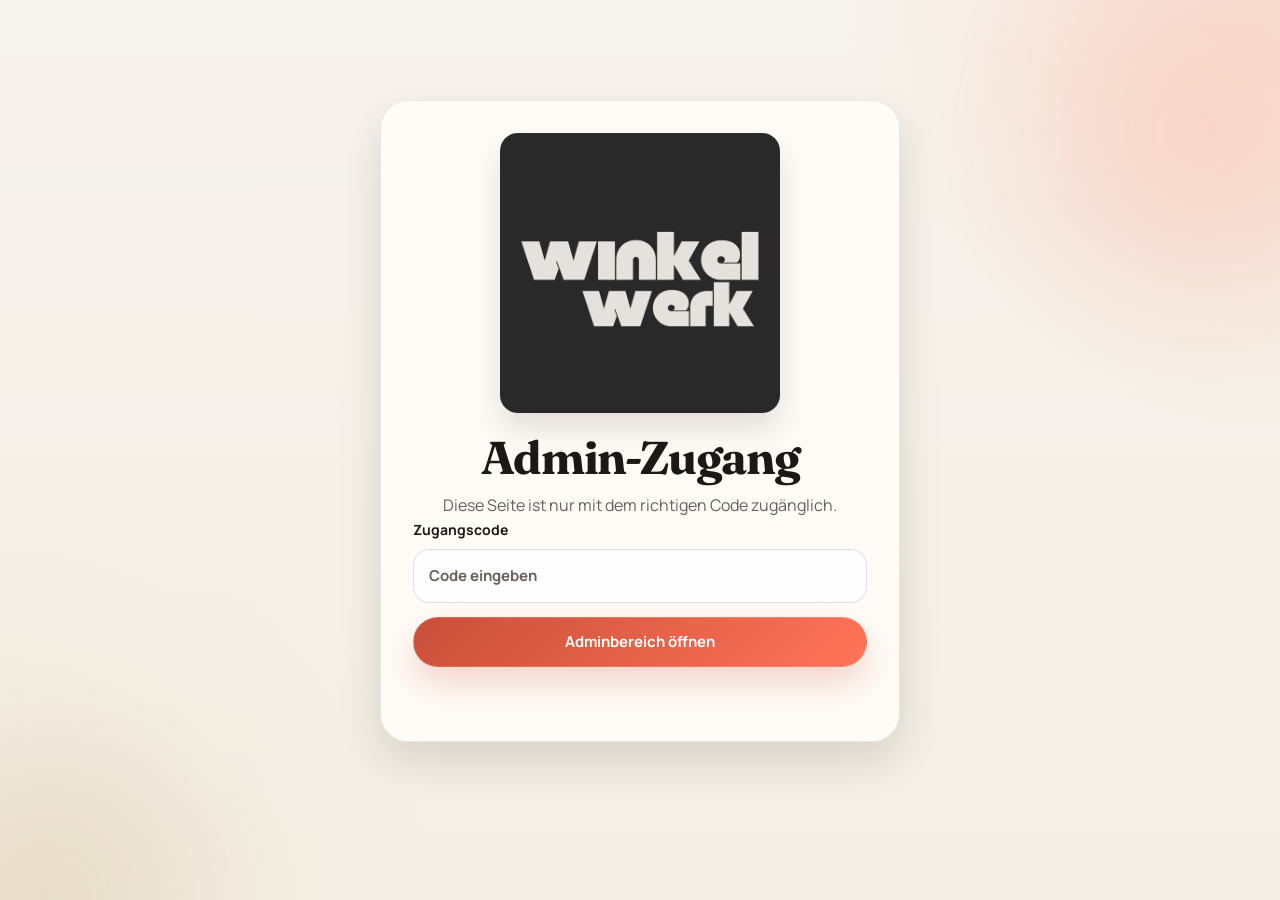
<file: admin/index.html>
<!DOCTYPE html>
<html lang="de">
<head>
  <meta charset="UTF-8">
  <meta name="viewport" content="width=device-width, initial-scale=1.0">
  <meta name="robots" content="noindex,nofollow">
  <meta name="theme-color" content="#101114">
  <meta name="color-scheme" content="light dark">
  <title>Winkelwerk Admin</title>
  <link rel="icon" type="image/png" href="../winkelwerlk.png">
  <link rel="apple-touch-icon" sizes="180x180" href="../apple-touch-icon.png">
  <link rel="manifest" href="../manifest.webmanifest">
  <script src="../app-config.js"></script>

  <style>
    :root {
      color-scheme: dark light;
      --bg: #f7f4ef;
      --panel: rgba(255, 255, 255, 0.9);
      --panel-strong: #ffffff;
      --text: #181818;
      --muted: #6f6a63;
      --border: rgba(0, 0, 0, 0.08);
      --accent: #ff4d4d;
      --accent-hover: #ea3c3c;
      --shadow: rgba(0, 0, 0, 0.14);
      --field-bg: #ffffff;
      --field-border: #d9d3ca;
      --success: #0f8f58;
      --error: #c0392b;
      --warning: #9a6700;
    }

    @media (prefers-color-scheme: dark) {
      :root {
        --bg: #0f1013;
        --panel: rgba(22, 24, 29, 0.9);
        --panel-strong: #17191d;
        --text: #f3f4f6;
        --muted: #a8afb8;
        --border: rgba(255, 255, 255, 0.09);
        --shadow: rgba(0, 0, 0, 0.38);
        --field-bg: #101217;
        --field-border: #2c3038;
      }
    }

    * {
      box-sizing: border-box;
      margin: 0;
      padding: 0;
      font-family: Arial, sans-serif;
    }

    body {
      min-height: 100vh;
      background:
        radial-gradient(circle at top, rgba(255, 77, 77, 0.14), transparent 30%),
        linear-gradient(180deg, rgba(0, 0, 0, 0.02), rgba(0, 0, 0, 0.08)),
        var(--bg);
      color: var(--text);
      padding: 28px 16px;
    }

    .shell {
      width: min(100%, 980px);
      margin: 0 auto;
    }

    .gate-panel,
    .admin-panel {
      background: var(--panel);
      border: 1px solid var(--border);
      border-radius: 28px;
      box-shadow: 0 28px 60px var(--shadow);
      backdrop-filter: blur(16px);
    }

    .gate-panel {
      width: min(100%, 520px);
      margin: 8vh auto 0;
      padding: 30px;
      text-align: center;
    }

    .brand {
      width: min(280px, 70%);
      display: block;
      margin: 0 auto 22px;
      border-radius: 18px;
    }

    h1 {
      font-size: clamp(32px, 5vw, 46px);
      margin-bottom: 10px;
    }

    h2 {
      font-size: clamp(24px, 3vw, 34px);
      margin-bottom: 10px;
    }

    p {
      line-height: 1.55;
    }

    .lead {
      color: var(--muted);
      margin-bottom: 22px;
    }

    form {
      display: grid;
      gap: 14px;
    }

    label {
      display: grid;
      gap: 8px;
      text-align: left;
      font-weight: bold;
      font-size: 14px;
    }

    input,
    textarea,
    select {
      width: 100%;
      padding: 14px 15px;
      border-radius: 14px;
      border: 1px solid var(--field-border);
      background: var(--field-bg);
      color: var(--text);
      font-size: 15px;
    }

    textarea {
      min-height: 180px;
      resize: vertical;
    }

    fieldset {
      min-width: 0;
      border: 1px solid var(--field-border);
      border-radius: 18px;
      padding: 12px;
    }

    legend {
      padding: 0 6px;
      font-size: 14px;
      font-weight: bold;
    }

    .period-grid {
      display: grid;
      gap: 10px;
    }

    .period-choice {
      display: grid;
      grid-template-columns: auto 1fr;
      align-items: center;
      gap: 10px;
      padding: 10px 12px;
      border-radius: 14px;
      background: rgba(127, 127, 127, 0.06);
      cursor: pointer;
      text-align: left;
    }

    .period-choice input {
      width: 18px;
      height: 18px;
      margin: 0;
      padding: 0;
    }

    .period-choice span {
      font-size: 14px;
      font-weight: bold;
      line-height: 1.45;
    }

    .btn,
    .ghost-btn {
      border: none;
      border-radius: 14px;
      padding: 14px 18px;
      font-size: 15px;
      font-weight: bold;
      cursor: pointer;
      transition: transform 0.18s ease, background-color 0.18s ease, opacity 0.18s ease;
    }

    .btn {
      background: var(--accent);
      color: #ffffff;
    }

    .btn:hover,
    .btn:focus-visible {
      background: var(--accent-hover);
      transform: translateY(-1px);
    }

    .ghost-btn {
      background: transparent;
      color: var(--text);
      border: 1px solid var(--border);
    }

    .ghost-btn:hover,
    .ghost-btn:focus-visible {
      background: rgba(127, 127, 127, 0.09);
    }

    .status {
      min-height: 22px;
      font-size: 14px;
      color: var(--muted);
    }

    .status.success {
      color: var(--success);
    }

    .status.error {
      color: var(--error);
    }

    .status.warning {
      color: var(--warning);
    }

    .admin-panel {
      display: none;
      padding: 26px;
    }

    .admin-panel.is-open {
      display: block;
    }

    .admin-topbar {
      display: flex;
      align-items: center;
      justify-content: space-between;
      gap: 16px;
      margin-bottom: 22px;
      padding-bottom: 18px;
      border-bottom: 1px solid var(--border);
    }

    .admin-kicker {
      color: var(--muted);
      font-size: 13px;
      text-transform: uppercase;
      letter-spacing: 0.12em;
      margin-bottom: 6px;
    }

    .grid {
      display: grid;
      grid-template-columns: 1fr 1fr;
      gap: 14px;
    }

    .admin-section {
      margin-top: 30px;
      padding-top: 26px;
      border-top: 1px solid var(--border);
    }

    .section-head {
      margin-bottom: 20px;
    }

    .section-head h3 {
      font-size: clamp(22px, 3vw, 30px);
      margin-bottom: 10px;
    }

    .section-head .lead {
      margin-bottom: 0;
    }

    .editor-grid {
      display: grid;
      grid-template-columns: minmax(0, 1.15fr) minmax(280px, 0.85fr);
      gap: 18px;
      align-items: start;
    }

    .editor-card,
    .menu-library {
      padding: 20px;
      border-radius: 22px;
      border: 1px solid var(--border);
      background: var(--panel-strong);
    }

    .settings-card {
      padding: 20px;
      border-radius: 22px;
      border: 1px solid var(--border);
      background: var(--panel-strong);
    }

    .menu-library-topbar {
      display: flex;
      align-items: center;
      justify-content: space-between;
      gap: 12px;
      margin-bottom: 14px;
    }

    .small-btn {
      padding: 10px 14px;
      font-size: 14px;
    }

    .check-field {
      display: grid;
      grid-template-columns: auto 1fr;
      align-items: center;
      gap: 12px;
      text-align: left;
    }

    .check-field input {
      width: 20px;
      height: 20px;
      padding: 0;
      margin: 0;
    }

    .action-row {
      display: flex;
      flex-wrap: wrap;
      gap: 10px;
    }

    .menu-admin-list {
      display: grid;
      gap: 12px;
    }

    .menu-admin-item {
      padding: 16px;
      border-radius: 18px;
      border: 1px solid var(--border);
      background: var(--field-bg);
    }

    .menu-admin-item.is-editing {
      border-color: rgba(255, 77, 77, 0.45);
      box-shadow: 0 0 0 1px rgba(255, 77, 77, 0.18);
    }

    .menu-admin-item.is-inactive {
      opacity: 0.75;
    }

    .menu-admin-header {
      display: flex;
      align-items: flex-start;
      justify-content: space-between;
      gap: 12px;
      margin-bottom: 8px;
    }

    .menu-admin-title {
      font-size: 18px;
      margin-bottom: 6px;
    }

    .menu-admin-meta,
    .menu-admin-description,
    .menu-admin-extra {
      color: var(--muted);
      font-size: 14px;
      line-height: 1.5;
    }

    .subscription-admin-url {
      word-break: break-word;
    }

    .menu-admin-tags,
    .menu-admin-actions {
      display: flex;
      flex-wrap: wrap;
      gap: 8px;
    }

    .menu-admin-tags {
      margin: 12px 0;
    }

    .tag {
      display: inline-flex;
      align-items: center;
      padding: 6px 10px;
      border-radius: 999px;
      background: rgba(255, 77, 77, 0.1);
      color: var(--text);
      font-size: 12px;
      font-weight: bold;
    }

    .tag.is-muted {
      background: rgba(127, 127, 127, 0.12);
      color: var(--muted);
    }

    .empty-box {
      padding: 18px;
      border-radius: 18px;
      border: 1px dashed var(--field-border);
      color: var(--muted);
      line-height: 1.55;
    }

    .hint-box {
      margin-top: 20px;
      padding: 14px 16px;
      border-radius: 16px;
      background: rgba(255, 77, 77, 0.08);
      color: var(--muted);
      font-size: 14px;
    }

    .hidden {
      display: none;
    }

    @media (max-width: 760px) {
      body {
        padding: 18px 12px;
      }

      .gate-panel,
      .admin-panel {
        border-radius: 22px;
      }

      .gate-panel {
        padding: 22px 18px;
      }

      .admin-panel {
        padding: 18px;
      }

      .admin-topbar {
        align-items: flex-start;
        flex-direction: column;
      }

      .grid {
        grid-template-columns: 1fr;
      }

      .editor-grid {
        grid-template-columns: 1fr;
      }

      .menu-library-topbar {
        align-items: flex-start;
        flex-direction: column;
      }
    }
  </style>
  <link rel="stylesheet" href="../style.css">
</head>

<body>
  <main class="shell">
    <section class="gate-panel" id="gatePanel">
      <img class="brand" src="../winkelwerlk.png" alt="Winkelwerk">
      <h1>Admin-Zugang</h1>
      <p class="lead">Diese Seite ist nur mit dem richtigen Code zug&auml;nglich.</p>

      <form id="gateForm">
        <label>
          Zugangscode
          <input id="accessCode" type="password" placeholder="Code eingeben" autocomplete="current-password" required>
        </label>
        <button class="btn" type="submit">Adminbereich &ouml;ffnen</button>
        <p class="status" id="gateStatus"></p>
      </form>
    </section>

    <section class="admin-panel" id="adminPanel">
      <div class="admin-topbar">
        <div>
          <p class="admin-kicker">Winkelwerk Intern</p>
          <h2>Nachrichten senden</h2>
          <p class="lead">Von hier sendest du interne Website-Nachrichten an alle Geräte mit aktivem Winkelwerk-Push.</p>
        </div>
        <div class="actions">
          <a class="ghost-btn small-btn" href="../mitarbeiter/">Mitarbeiterportal</a>
          <button class="ghost-btn" id="lockAdmin" type="button">Abmelden</button>
        </div>
      </div>

      <form id="adminMessageForm">
        <div class="grid">
          <label>
            Titel
            <input type="text" name="title" placeholder="z. B. Neue Wochenkarte" required>
          </label>

          <label>
            Button / Ziel-Link
            <input type="text" name="target_url" placeholder="../inbox/ oder https://..." value="../inbox/" required>
          </label>
        </div>

        <label>
          Nachricht
          <textarea name="message_text" placeholder="Deine interne Nachricht..." required></textarea>
        </label>

        <button class="btn" type="submit">Nachricht senden</button>
        <p class="status" id="messageStatus"></p>
      </form>

      <div class="hint-box">
        Diese Seite sendet echte Web-Push-Nachrichten über dein Backend. Der sichtbare Zugangsschutz ist clientseitig, die eigentliche Sendefreigabe läuft über denselben Admin-Code auf dem Backend.
      </div>

      <div class="admin-section">
        <div class="section-head">
          <p class="admin-kicker">Push &Uuml;berblick</p>
          <h3>Abonnenten verwalten</h3>
          <p class="lead">Hier siehst du aktuell gespeicherte Push-Abos. Ohne Login-System lassen sich Ger&auml;t, Browser und Quelle erkennen, aber nicht sicher die konkrete Person.</p>
        </div>

        <div class="menu-library">
          <div class="menu-library-topbar">
            <div>
              <h3>Aktive Push-Abos</h3>
              <p class="lead">Einzelne Abonnenten kannst du hier direkt entfernen.</p>
            </div>
            <button class="ghost-btn small-btn" id="refreshSubscriptions" type="button">Neu laden</button>
          </div>

          <div class="menu-admin-list" id="subscriptionAdminList"></div>
          <p class="status" id="subscriptionListStatus"></p>
        </div>
      </div>

      <div class="admin-section">
        <div class="section-head">
          <p class="admin-kicker">Website Status</p>
          <h3>Wartungsmodus</h3>
          <p class="lead">Wenn der Wartungsmodus aktiv ist, sieht die Hauptseite statt des Inhalts einen grossen Hinweis, dass die Website gerade bearbeitet wird. Der Adminbereich bleibt weiter erreichbar.</p>
        </div>

        <div class="settings-card">
          <form id="siteSettingsForm">
            <label class="check-field">
              <input type="checkbox" name="maintenance_mode">
              <span>Wartungsmodus auf der Hauptseite aktivieren</span>
            </label>

            <button class="btn" type="submit">Status speichern</button>
            <p class="status" id="siteSettingsStatus"></p>
          </form>
        </div>
      </div>

      <div class="admin-section">
        <div class="section-head">
          <p class="admin-kicker">Website Inhalt</p>
          <h3>Men&uuml;, Poster &amp; Sticker verwalten</h3>
          <p class="lead">Gerichte, Getr&auml;nke, Poster und Sticker anlegen, bearbeiten, ausblenden oder in der Reihenfolge verschieben. Poster und Sticker erscheinen automatisch auf ihrer eigenen Website-Seite.</p>
        </div>

        <div class="editor-grid">
          <div class="editor-card">
            <h3 id="menuEditorTitle">Neuen Website-Inhalt anlegen</h3>

            <form id="menuItemForm">
              <input type="hidden" name="id" value="">

              <div class="grid">
                <label>
                  Typ
                  <select name="item_type">
                    <optgroup label="Gastronomie">
                      <option value="food">Speise</option>
                      <option value="drink">Getr&auml;nk</option>
                    </optgroup>
                    <optgroup label="Shop">
                      <option value="poster">Poster</option>
                      <option value="sticker">Sticker</option>
                    </optgroup>
                  </select>
                </label>

                <label>
                  Titel
                  <input type="text" name="title" placeholder="z. B. Smashburger" required>
                </label>

                <label>
                  Preis
                  <input type="text" name="price" placeholder="z. B. 14,90 EUR">
                </label>

                <label>
                  Kategorie
                  <input type="text" name="category" placeholder="z. B. Burger">
                </label>

                <fieldset id="menuPeriodFieldset">
                  <legend>Karte / Zeitfenster</legend>
                  <div class="period-grid">
                    <label class="period-choice">
                      <input type="checkbox" name="menu_periods" value="all_day" checked>
                      <span>Ganzt&auml;gig sichtbar</span>
                    </label>
                    <label class="period-choice">
                      <input type="checkbox" name="menu_periods" value="breakfast">
                      <span>Fr&uuml;hst&uuml;ckskarte 09:00 - 12:00</span>
                    </label>
                    <label class="period-choice">
                      <input type="checkbox" name="menu_periods" value="lunch">
                      <span>Mittagskarte 12:00 - 17:00</span>
                    </label>
                    <label class="period-choice">
                      <input type="checkbox" name="menu_periods" value="dinner">
                      <span>Abendkarte 17:00 - 21:00</span>
                    </label>
                  </div>
                </fieldset>

                <label>
                  Badge
                  <input type="text" name="badge" placeholder="z. B. Bestseller">
                </label>

                <label>
                  Bild-URL
                  <input type="url" name="image_url" placeholder="https://...">
                </label>

                <label>
                  Button-Label
                  <input type="text" name="cta_label" placeholder="z. B. Details">
                </label>

                <label>
                  Button-Link
                  <input type="text" name="cta_url" placeholder="./kontakt oder https://...">
                </label>
              </div>

              <label>
                Beschreibung
                <textarea name="description" placeholder="Kurze Beschreibung des Eintrags..." required></textarea>
              </label>

              <label class="check-field">
                <input type="checkbox" name="is_active" checked>
                <span>Eintrag auf der Website sichtbar schalten</span>
              </label>

              <div class="action-row">
                <button class="btn" type="submit">Inhalt speichern</button>
                <button class="ghost-btn" id="menuResetButton" type="button">Neu beginnen</button>
              </div>

              <p class="status" id="menuFormStatus"></p>
            </form>
          </div>

          <div class="menu-library">
            <div class="menu-library-topbar">
              <div>
                <h3>Vorhandene Inhalte</h3>
                <p class="lead">Hier steuerst du Reihenfolge und Sichtbarkeit aller Men&uuml;- und Shop-Inhalte.</p>
              </div>
              <button class="ghost-btn small-btn" id="refreshMenuItems" type="button">Neu laden</button>
            </div>

            <div class="menu-admin-list" id="menuAdminList"></div>
            <p class="status" id="menuListStatus"></p>
          </div>
        </div>
      </div>

      <div class="admin-section">
        <div class="section-head">
          <p class="admin-kicker">Bestellungen</p>
          <h3>Eingegangene Demo-Bestellungen</h3>
          <p class="lead">Die Bestellseite schreibt hier ihre Bestellungen ins Backend. Du kannst Eintr&auml;ge ansehen und entfernen.</p>
        </div>

        <div class="menu-library">
          <div class="menu-library-topbar">
            <div>
              <h3>Bestell&uuml;bersicht</h3>
              <p class="lead">Jede Demo-Bestellung landet hier mit Positionen, Kontakt und Zeitstempel.</p>
            </div>
            <button class="ghost-btn small-btn" id="refreshOrders" type="button">Neu laden</button>
          </div>

          <div class="menu-admin-list" id="orderAdminList"></div>
          <p class="status" id="orderListStatus"></p>
        </div>
      </div>
    </section>
  </main>

  <script>
    const appConfig = window.WINKELWERK_APP_CONFIG || {};
    const ACCESS_CODE_HASH = appConfig.adminCodeHash || "6209c99de88145d6dfd861fa1805e7e7cd1c7a1084d79f080f9dc5c8cf973a6e";
    const API_BASE = String(appConfig.pushFunctionUrl || appConfig.pushApiBaseUrl || "").replace(/\/+$/, "");
    const gateForm = document.getElementById("gateForm");
    const gatePanel = document.getElementById("gatePanel");
    const adminPanel = document.getElementById("adminPanel");
    const gateStatus = document.getElementById("gateStatus");
    const accessCode = document.getElementById("accessCode");
    const lockAdmin = document.getElementById("lockAdmin");
    const adminMessageForm = document.getElementById("adminMessageForm");
    const messageStatus = document.getElementById("messageStatus");
    const menuItemForm = document.getElementById("menuItemForm");
    const menuFormStatus = document.getElementById("menuFormStatus");
    const menuListStatus = document.getElementById("menuListStatus");
    const menuAdminList = document.getElementById("menuAdminList");
    const menuEditorTitle = document.getElementById("menuEditorTitle");
    const menuResetButton = document.getElementById("menuResetButton");
    const refreshMenuItems = document.getElementById("refreshMenuItems");
    const siteSettingsForm = document.getElementById("siteSettingsForm");
    const siteSettingsStatus = document.getElementById("siteSettingsStatus");
    const refreshSubscriptions = document.getElementById("refreshSubscriptions");
    const subscriptionAdminList = document.getElementById("subscriptionAdminList");
    const subscriptionListStatus = document.getElementById("subscriptionListStatus");
    const refreshOrders = document.getElementById("refreshOrders");
    const orderAdminList = document.getElementById("orderAdminList");
    const orderListStatus = document.getElementById("orderListStatus");
    let currentAdminCode = "";
    let menuItems = [];
    let subscriptions = [];
    let orders = [];

    function setStatus(target, message, type) {
      target.textContent = message;
      target.className = "status" + (type ? " " + type : "");
    }

    async function sha256(value) {
      const buffer = await crypto.subtle.digest("SHA-256", new TextEncoder().encode(value));
      return Array.from(new Uint8Array(buffer))
        .map((part) => part.toString(16).padStart(2, "0"))
        .join("");
    }

    function openAdminPanel() {
      gatePanel.classList.add("hidden");
      adminPanel.classList.add("is-open");
    }

    function backendConfigured() {
      return Boolean(API_BASE);
    }

    async function readErrorMessage(response) {
      const contentType = response.headers.get("content-type") || "";

      if (contentType.includes("application/json")) {
        const result = await response.json().catch(() => null);

        if (result && typeof result.error === "string" && result.error.trim()) {
          return result.error.trim();
        }
      }

      const errorText = await response.text().catch(() => "");
      return errorText || "Request failed";
    }

    function describeSiteSettingsError(error, action) {
      const errorMessage = String(error && error.message ? error.message : "");
      const normalized = errorMessage.toLowerCase();
      const migrationHint = "Bitte führe die Migration 20260429_site_settings.sql aus und deploye push-api neu.";

      if (
        normalized.includes("site_settings")
        || normalized.includes("unknown action")
        || normalized.includes("migration")
      ) {
        return action === "load"
          ? "Wartungsmodus konnte nicht geladen werden. " + migrationHint
          : "Wartungsmodus konnte nicht gespeichert werden. " + migrationHint;
      }

      return action === "load"
        ? "Wartungsmodus konnte nicht geladen werden."
        : "Wartungsmodus konnte nicht gespeichert werden.";
    }

    function describeSubscriptionsError(error, action) {
      const errorMessage = String(error && error.message ? error.message : "");
      const normalized = errorMessage.toLowerCase();
      const deployHint = "Bitte deploye push-api neu, damit subscriptions-admin verfuegbar ist.";

      if (
        normalized.includes("method not allowed")
        || normalized.includes("unknown action")
        || normalized.includes("not found")
      ) {
        return action === "load"
          ? "Push-Abonnenten konnten nicht geladen werden. " + deployHint
          : "Abonnent konnte nicht entfernt werden. " + deployHint;
      }

      return action === "load"
        ? "Push-Abonnenten konnten nicht geladen werden."
        : "Abonnent konnte nicht entfernt werden.";
    }

    function describeOrdersError(error, action) {
      const errorMessage = String(error && error.message ? error.message : "");
      const normalized = errorMessage.toLowerCase();
      const deployHint = "Bitte fuehre die neue Migration aus und deploye push-api neu.";

      if (
        normalized.includes("method not allowed")
        || normalized.includes("unknown action")
        || normalized.includes("not found")
      ) {
        return action === "load"
          ? "Bestellungen konnten nicht geladen werden. " + deployHint
          : "Bestellung konnte nicht entfernt werden. " + deployHint;
      }

      if (normalized.includes("order_requests")) {
        return action === "load"
          ? "Bestellungen konnten nicht geladen werden. " + deployHint
          : "Bestellung konnte nicht entfernt werden. " + deployHint;
      }

      return action === "load"
        ? "Bestellungen konnten nicht geladen werden."
        : "Bestellung konnte nicht entfernt werden.";
    }

    async function requestJson(path, options) {
      const method = options && options.method ? options.method : "GET";
      const payload = options ? options.payload : undefined;
      const headers = {};

      if (currentAdminCode) {
        headers["x-admin-code"] = currentAdminCode;
      }

      if (payload !== undefined) {
        headers["Content-Type"] = "application/json";
      }

      const response = await fetch(API_BASE + path, {
        method,
        headers,
        body: payload !== undefined ? JSON.stringify(payload) : undefined
      });

      if (!response.ok) {
        const errorText = await readErrorMessage(response);
        throw new Error(errorText || "Request failed");
      }

      const contentType = response.headers.get("content-type") || "";
      return contentType.includes("application/json") ? response.json() : null;
    }

    function compareMenuItems(a, b) {
      return Number(a.sortOrder || 0) - Number(b.sortOrder || 0);
    }

    function normalizeItemType(value) {
      const normalized = String(value || "").trim().toLowerCase();

      if (normalized === "drink" || normalized === "getraenk" || normalized === "getränk") {
        return "drink";
      }

      if (normalized === "poster") {
        return "poster";
      }

      if (normalized === "sticker" || normalized === "stickers") {
        return "sticker";
      }

      return "food";
    }

    function formatItemTypeLabel(value) {
      const itemType = normalizeItemType(value);

      if (itemType === "drink") {
        return "Getränk";
      }

      if (itemType === "poster") {
        return "Poster";
      }

      if (itemType === "sticker") {
        return "Sticker";
      }

      return "Speise";
    }

    function compareOrders(a, b) {
      return getSortTimestamp(b.createdAt) - getSortTimestamp(a.createdAt) || Number(b.id || 0) - Number(a.id || 0);
    }

    function normalizeMenuPeriods(value) {
      const rawValues = Array.isArray(value)
        ? value
        : typeof value === "string"
          ? String(value).replace(/^\{|\}$/g, "").split(",")
          : [value];

      const uniqueValues = Array.from(new Set(
        rawValues
          .map(function (item) {
            return String(item || "").trim().toLowerCase();
          })
          .filter(function (item) {
            return ["all_day", "breakfast", "lunch", "dinner"].includes(item);
          })
      ));

      if (!uniqueValues.length || uniqueValues.includes("all_day")) {
        return ["all_day"];
      }

      return ["breakfast", "lunch", "dinner"].filter(function (item) {
        return uniqueValues.includes(item);
      });
    }

    function getPrimaryMenuPeriod(value) {
      return normalizeMenuPeriods(value)[0] || "all_day";
    }

    function formatMenuPeriodLabel(value) {
      const period = String(value || "").trim().toLowerCase();

      if (period === "breakfast") {
        return "Fruehstueck 09-12 Uhr";
      }

      if (period === "lunch") {
        return "Mittag 12-17 Uhr";
      }

      if (period === "dinner") {
        return "Abend 17-21 Uhr";
      }

      return "Ganztags";
    }

    function formatMenuPeriodLabels(value) {
      return normalizeMenuPeriods(value).map(formatMenuPeriodLabel);
    }

    function getMenuPeriodInputs() {
      return Array.from(menuItemForm.querySelectorAll('input[name="menu_periods"]'));
    }

    function setMenuPeriodInputs(value) {
      const normalizedPeriods = normalizeMenuPeriods(value);

      getMenuPeriodInputs().forEach(function (input) {
        input.checked = normalizedPeriods.includes(input.value);
      });
    }

    function readMenuPeriodsFromForm() {
      return normalizeMenuPeriods(
        getMenuPeriodInputs()
          .filter(function (input) {
            return input.checked;
          })
          .map(function (input) {
            return input.value;
          })
      );
    }

    function handleMenuPeriodInputChange(changedInput) {
      if (!changedInput) {
        return;
      }

      const inputs = getMenuPeriodInputs();

      if (changedInput.value === "all_day" && changedInput.checked) {
        setMenuPeriodInputs(["all_day"]);
        return;
      }

      if (changedInput.value !== "all_day" && changedInput.checked) {
        inputs.forEach(function (input) {
          if (input.value === "all_day") {
            input.checked = false;
          }
        });
      }

      if (!readMenuPeriodsFromForm().length) {
        setMenuPeriodInputs(["all_day"]);
      }
    }

    function normalizeSiteSettings(settings) {
      return {
        maintenanceMode: Boolean(settings && settings.maintenanceMode),
        maintenanceMessage: String(
          settings && settings.maintenanceMessage
            ? settings.maintenanceMessage
            : "Website wird gerade bearbeitet. Bitte später erneut versuchen."
        ).trim() || "Website wird gerade bearbeitet. Bitte später erneut versuchen."
      };
    }

    function normalizeMenuItem(item) {
      return {
        id: String(item && item.id ? item.id : ""),
        title: String(item && item.title ? item.title : "").trim(),
        description: String(item && item.description ? item.description : "").trim(),
        imageUrl: String(item && item.imageUrl ? item.imageUrl : "").trim(),
        price: String(item && item.price ? item.price : "").trim(),
        category: String(item && item.category ? item.category : "").trim(),
        itemType: normalizeItemType(item && item.itemType ? item.itemType : item && item.type),
        menuPeriod: getPrimaryMenuPeriod(item && (item.menuPeriods || item.menuPeriod)),
        menuPeriods: normalizeMenuPeriods(item && (item.menuPeriods || item.menuPeriod)),
        badge: String(item && item.badge ? item.badge : "").trim(),
        ctaLabel: String(item && item.ctaLabel ? item.ctaLabel : "").trim(),
        ctaUrl: String(item && item.ctaUrl ? item.ctaUrl : "").trim(),
        isActive: item && item.isActive !== false,
        sortOrder: Number.isFinite(Number(item && item.sortOrder)) ? Number(item.sortOrder) : 0
      };
    }

    function getMenuFormId() {
      return String(menuItemForm.elements.id.value || "");
    }

    function getMenuItemType() {
      return normalizeItemType(menuItemForm.elements.item_type.value);
    }

    function setMenuItemType(value) {
      menuItemForm.elements.item_type.value = normalizeItemType(value);
      updateMenuPeriodVisibility();
      setMenuEditorTitle(Boolean(getMenuFormId()));
    }

    function setMenuEditorTitle(editing) {
      const isPrintProduct = ["poster", "sticker"].includes(getMenuItemType());

      if (editing) {
        menuEditorTitle.textContent = isPrintProduct ? "Poster oder Sticker bearbeiten" : "Eintrag bearbeiten";
        return;
      }

      menuEditorTitle.textContent = isPrintProduct ? "Poster oder Sticker anlegen" : "Neuen Website-Inhalt anlegen";
    }

    function getMenuPeriodFieldset() {
      return document.getElementById("menuPeriodFieldset");
    }

    function updateMenuPeriodVisibility() {
      const fieldset = getMenuPeriodFieldset();
      const usesMenuPeriods = getMenuItemType() === "food";

      if (!fieldset) {
        return;
      }

      fieldset.hidden = !usesMenuPeriods;
      fieldset.setAttribute("aria-hidden", usesMenuPeriods ? "false" : "true");

      getMenuPeriodInputs().forEach(function (input) {
        input.disabled = !usesMenuPeriods;
      });

      if (!usesMenuPeriods) {
        setMenuPeriodInputs(["all_day"]);
      }
    }

    function createTag(label, muted) {
      const tag = document.createElement("span");
      tag.className = "tag" + (muted ? " is-muted" : "");
      tag.textContent = label;
      return tag;
    }

    function createActionButton(label, action, itemId) {
      const button = document.createElement("button");
      button.type = "button";
      button.className = "ghost-btn small-btn";
      button.textContent = label;
      button.dataset.action = action;
      button.dataset.id = itemId;
      return button;
    }

    function getMenuItemById(itemId) {
      return menuItems.find(function (item) {
        return item.id === itemId;
      }) || null;
    }

    function normalizeSubscriptionRecord(item) {
      return {
        endpoint: String(item && item.endpoint ? item.endpoint : "").trim(),
        site: String(item && item.site ? item.site : "").trim(),
        page: String(item && item.page ? item.page : "").trim(),
        userAgent: String(item && item.userAgent ? item.userAgent : "").trim(),
        createdAt: String(item && item.createdAt ? item.createdAt : "").trim(),
        updatedAt: String(item && item.updatedAt ? item.updatedAt : "").trim(),
        lastSeenAt: String(item && item.lastSeenAt ? item.lastSeenAt : "").trim()
      };
    }

    function normalizeOrderRecord(item) {
      const items = Array.isArray(item && item.items) ? item.items : [];

      return {
        id: String(item && item.id ? item.id : ""),
        customerName: String(item && item.customerName ? item.customerName : "").trim(),
        customerContact: String(item && item.customerContact ? item.customerContact : "").trim(),
        pickupTime: String(item && item.pickupTime ? item.pickupTime : "").trim(),
        notes: String(item && item.notes ? item.notes : "").trim(),
        sourcePage: String(item && item.sourcePage ? item.sourcePage : "").trim(),
        totalText: String(item && item.totalText ? item.totalText : "").trim(),
        totalValue: Number.isFinite(Number(item && item.totalValue)) ? Number(item.totalValue) : 0,
        status: String(item && item.status ? item.status : "new").trim() || "new",
        itemCount: Number.isFinite(Number(item && item.itemCount)) ? Number(item.itemCount) : items.reduce(function (sum, entry) {
          return sum + Number(entry && entry.quantity ? entry.quantity : 0);
        }, 0),
        items: items.map(function (entry) {
          const rawQuantity = Number(entry && entry.quantity ? entry.quantity : 1);
          return {
            id: String(entry && entry.id ? entry.id : "").trim(),
            title: String(entry && entry.title ? entry.title : "").trim(),
            itemType: normalizeItemType(entry && entry.itemType ? entry.itemType : entry && entry.type),
            quantity: Number.isFinite(rawQuantity) ? Math.max(1, rawQuantity) : 1,
            priceText: String(entry && entry.priceText ? entry.priceText : entry && entry.price ? entry.price : "").trim(),
            lineTotalText: String(entry && entry.lineTotalText ? entry.lineTotalText : "").trim()
          };
        }),
        createdAt: String(item && item.createdAt ? item.createdAt : "").trim(),
        updatedAt: String(item && item.updatedAt ? item.updatedAt : "").trim()
      };
    }

    function getSubscriptionByEndpoint(endpoint) {
      return subscriptions.find(function (item) {
        return item.endpoint === endpoint;
      }) || null;
    }

    function getSortTimestamp(value) {
      const timestamp = Date.parse(String(value || ""));
      return Number.isFinite(timestamp) ? timestamp : 0;
    }

    function compareSubscriptions(a, b) {
      return getSortTimestamp(b.lastSeenAt || b.createdAt) - getSortTimestamp(a.lastSeenAt || a.createdAt);
    }

    function formatDateTime(value) {
      const timestamp = Date.parse(String(value || ""));

      if (!Number.isFinite(timestamp)) {
        return "unbekannt";
      }

      return new Intl.DateTimeFormat("de-DE", {
        dateStyle: "medium",
        timeStyle: "short"
      }).format(new Date(timestamp));
    }

    function formatCurrency(value) {
      const amount = Number(value);
      const normalizedAmount = Number.isFinite(amount) ? amount : 0;

      return new Intl.NumberFormat("de-DE", {
        style: "currency",
        currency: "EUR"
      }).format(normalizedAmount);
    }

    function getBrowserName(userAgent) {
      const normalized = String(userAgent || "");

      if (!normalized) {
        return "";
      }

      if (/edg\//i.test(normalized)) {
        return "Microsoft Edge";
      }

      if (/opr\//i.test(normalized) || /opera/i.test(normalized)) {
        return "Opera";
      }

      if (/firefox\//i.test(normalized)) {
        return "Firefox";
      }

      if (/samsungbrowser/i.test(normalized)) {
        return "Samsung Internet";
      }

      if (/chrome\//i.test(normalized) && !/edg\//i.test(normalized) && !/opr\//i.test(normalized)) {
        return "Chrome";
      }

      if (/safari\//i.test(normalized) && !/chrome\//i.test(normalized)) {
        return "Safari";
      }

      return "Browser";
    }

    function getPlatformName(userAgent) {
      const normalized = String(userAgent || "");

      if (!normalized) {
        return "";
      }

      if (/iphone|ipad|ipod/i.test(normalized)) {
        return "iPhone oder iPad";
      }

      if (/android/i.test(normalized)) {
        return "Android";
      }

      if (/windows/i.test(normalized)) {
        return "Windows";
      }

      if (/mac os x|macintosh/i.test(normalized)) {
        return "macOS";
      }

      if (/linux/i.test(normalized)) {
        return "Linux";
      }

      return "";
    }

    function describeSubscriptionDevice(item) {
      const browser = getBrowserName(item.userAgent);
      const platform = getPlatformName(item.userAgent);

      if (browser && platform) {
        return browser + " auf " + platform;
      }

      if (browser) {
        return browser;
      }

      if (platform) {
        return platform;
      }

      return "Unbekanntes Geraet";
    }

    function formatSubscriptionHost(item) {
      try {
        return item.site ? new URL(item.site).hostname : window.location.hostname;
      } catch (error) {
        return item.site || window.location.hostname;
      }
    }

    function formatSubscriptionPage(item) {
      if (!item.page) {
        return "";
      }

      try {
        const pageUrl = new URL(item.page, item.site || window.location.origin);
        return pageUrl.pathname + pageUrl.search;
      } catch (error) {
        return item.page;
      }
    }

    function formatEndpointSnippet(endpoint) {
      try {
        const endpointUrl = new URL(endpoint);
        const parts = endpointUrl.pathname.split("/").filter(Boolean);
        const tail = parts.length ? parts[parts.length - 1] : endpointUrl.hostname;
        return endpointUrl.hostname + " / ..." + tail.slice(-22);
      } catch (error) {
        return endpoint.length > 42 ? "..." + endpoint.slice(-42) : endpoint;
      }
    }

    function renderSubscriptionAdminList() {
      subscriptionAdminList.replaceChildren();

      if (!subscriptions.length) {
        const emptyBox = document.createElement("div");
        emptyBox.className = "empty-box";
        emptyBox.textContent = "Noch keine aktiven Push-Abonnenten gespeichert.";
        subscriptionAdminList.appendChild(emptyBox);
        return;
      }

      subscriptions.forEach(function (item) {
        const article = document.createElement("article");
        article.className = "menu-admin-item";

        const header = document.createElement("div");
        header.className = "menu-admin-header";

        const titleWrap = document.createElement("div");
        const title = document.createElement("h4");
        title.className = "menu-admin-title";
        title.textContent = describeSubscriptionDevice(item);

        const meta = document.createElement("p");
        meta.className = "menu-admin-meta";
        meta.textContent = "Zuletzt gesehen: " + formatDateTime(item.lastSeenAt);

        titleWrap.appendChild(title);
        titleWrap.appendChild(meta);
        header.appendChild(titleWrap);
        header.appendChild(createTag("Aktiv", false));
        article.appendChild(header);

        const tags = document.createElement("div");
        tags.className = "menu-admin-tags";
        tags.appendChild(createTag(formatSubscriptionHost(item), false));

        const pageLabel = formatSubscriptionPage(item);

        if (pageLabel) {
          tags.appendChild(createTag(pageLabel, true));
        }

        article.appendChild(tags);

        const description = document.createElement("p");
        description.className = "menu-admin-description";
        description.textContent = "Abonniert am " + formatDateTime(item.createdAt) + ".";
        article.appendChild(description);

        if (item.endpoint) {
          const extra = document.createElement("p");
          extra.className = "menu-admin-extra subscription-admin-url";
          extra.textContent = "Endpoint: " + formatEndpointSnippet(item.endpoint);
          article.appendChild(extra);
        }

        const actions = document.createElement("div");
        actions.className = "menu-admin-actions";
        actions.appendChild(createActionButton("Abonnent entfernen", "delete-subscription", item.endpoint));
        article.appendChild(actions);

        subscriptionAdminList.appendChild(article);
      });
    }

    function getOrderById(orderId) {
      return orders.find(function (item) {
        return String(item.id) === String(orderId);
      }) || null;
    }

    function formatOrderItemSummary(item) {
      const rawQuantity = Number(item && item.quantity ? item.quantity : 1);
      const quantity = Number.isFinite(rawQuantity) ? Math.max(1, rawQuantity) : 1;
      const title = String(item && item.title ? item.title : "").trim() || "Unbekannte Position";
      const priceText = String(item && item.priceText ? item.priceText : "").trim();
      const lineTotalText = String(item && item.lineTotalText ? item.lineTotalText : "").trim();
      const parts = [
        quantity > 1 ? quantity + "x" : "",
        title,
        priceText ? "@ " + priceText : "",
        lineTotalText ? "(" + lineTotalText + ")" : ""
      ].filter(Boolean);

      return parts.join(" ");
    }

    function renderOrderAdminList() {
      orderAdminList.replaceChildren();

      if (!orders.length) {
        const emptyBox = document.createElement("div");
        emptyBox.className = "empty-box";
        emptyBox.textContent = "Noch keine Bestellungen vorhanden.";
        orderAdminList.appendChild(emptyBox);
        return;
      }

      const sortedOrders = orders.slice().sort(compareOrders);

      sortedOrders.forEach(function (order) {
        const article = document.createElement("article");
        article.className = "menu-admin-item";

        if (order.status && order.status !== "new") {
          article.classList.add("is-inactive");
        }

        const header = document.createElement("div");
        header.className = "menu-admin-header";

        const titleWrap = document.createElement("div");
        const title = document.createElement("h4");
        title.className = "menu-admin-title";
        title.textContent = order.customerName || "Ohne Namen";

        const meta = document.createElement("p");
        meta.className = "menu-admin-meta";
        meta.textContent = [
          formatDateTime(order.createdAt),
          order.customerContact ? "Kontakt: " + order.customerContact : "",
          order.pickupTime ? "Wunschuhrzeit: " + order.pickupTime : "",
          order.sourcePage ? "Quelle: " + order.sourcePage : ""
        ].filter(Boolean).join(" · ");

        titleWrap.appendChild(title);
        titleWrap.appendChild(meta);
        header.appendChild(titleWrap);
        header.appendChild(createTag(order.status === "new" ? "Neu" : order.status, order.status !== "new"));
        article.appendChild(header);

        const tags = document.createElement("div");
        tags.className = "menu-admin-tags";
        tags.appendChild(createTag((order.itemCount || 0) + " Positionen", false));
        tags.appendChild(createTag(order.totalText || formatCurrency(order.totalValue), false));
        article.appendChild(tags);

        const description = document.createElement("p");
        description.className = "menu-admin-description";
        description.textContent = order.items.length
          ? order.items.map(formatOrderItemSummary).join(" · ")
          : "Keine Positionen gespeichert.";
        article.appendChild(description);

        if (order.notes) {
          const extra = document.createElement("p");
          extra.className = "menu-admin-extra";
          extra.textContent = "Notiz: " + order.notes;
          article.appendChild(extra);
        }

        const actions = document.createElement("div");
        actions.className = "menu-admin-actions";
        actions.appendChild(createActionButton("Bestellung löschen", "delete-order", String(order.id)));
        article.appendChild(actions);

        orderAdminList.appendChild(article);
      });
    }

    function renderMenuAdminList() {
      menuAdminList.replaceChildren();

      if (!menuItems.length) {
        const emptyBox = document.createElement("div");
        emptyBox.className = "empty-box";
        emptyBox.textContent = "Noch keine Website-Inhalte vorhanden. Lege jetzt den ersten Eintrag an.";
        menuAdminList.appendChild(emptyBox);
        return;
      }

      const activeFormId = getMenuFormId();
      const sortedItems = menuItems.slice().sort(compareMenuItems);

      sortedItems.forEach(function (item, index) {
        const article = document.createElement("article");
        article.className = "menu-admin-item";

        if (!item.isActive) {
          article.classList.add("is-inactive");
        }

        if (item.id === activeFormId) {
          article.classList.add("is-editing");
        }

        const header = document.createElement("div");
        header.className = "menu-admin-header";

        const titleWrap = document.createElement("div");
        const title = document.createElement("h4");
        title.className = "menu-admin-title";
        title.textContent = item.title || "Ohne Titel";

        const meta = document.createElement("p");
        meta.className = "menu-admin-meta";
        meta.textContent = "Position " + (index + 1) + (item.price ? " - " + item.price : "");

        titleWrap.appendChild(title);
        titleWrap.appendChild(meta);

        header.appendChild(titleWrap);
        header.appendChild(createTag(item.isActive ? "Live" : "Ausgeblendet", !item.isActive));
        header.appendChild(createTag(formatItemTypeLabel(item.itemType), false));
        article.appendChild(header);

        const showMenuPeriods = item.itemType === "food";

        if ((showMenuPeriods && item.menuPeriods && item.menuPeriods.length) || item.category || item.badge) {
          const tags = document.createElement("div");
          tags.className = "menu-admin-tags";

          if (showMenuPeriods) {
            formatMenuPeriodLabels(item.menuPeriods).forEach(function (label) {
              const muted = item.menuPeriods.length === 1 && item.menuPeriods[0] === "all_day";
              tags.appendChild(createTag(label, muted));
            });
          }

          if (item.category) {
            tags.appendChild(createTag(item.category, false));
          }

          if (item.badge) {
            tags.appendChild(createTag(item.badge, false));
          }

          article.appendChild(tags);
        }

        const description = document.createElement("p");
        description.className = "menu-admin-description";
        description.textContent = item.description;
        article.appendChild(description);

        if (item.imageUrl || item.ctaLabel || item.ctaUrl) {
          const extra = document.createElement("p");
          extra.className = "menu-admin-extra";
          extra.textContent = [
            item.imageUrl ? "Bild hinterlegt" : "",
            item.ctaLabel ? "Button: " + item.ctaLabel : "",
            item.ctaUrl ? "Link gesetzt" : ""
          ].filter(Boolean).join(" - ");
          article.appendChild(extra);
        }

        const actions = document.createElement("div");
        actions.className = "menu-admin-actions";
        actions.appendChild(createActionButton("Bearbeiten", "edit", item.id));
        actions.appendChild(createActionButton("Hoch", "up", item.id));
        actions.appendChild(createActionButton("Runter", "down", item.id));
        actions.appendChild(createActionButton(item.isActive ? "Ausblenden" : "Einblenden", "toggle", item.id));
        actions.appendChild(createActionButton("Löschen", "delete", item.id));
        article.appendChild(actions);

        menuAdminList.appendChild(article);
      });
    }

    function fillMenuForm(item, preserveStatus) {
      menuItemForm.elements.id.value = item.id;
      setMenuItemType(item.itemType);
      menuItemForm.elements.title.value = item.title;
      menuItemForm.elements.price.value = item.price;
      menuItemForm.elements.category.value = item.category;
      setMenuPeriodInputs(item.menuPeriods);
      menuItemForm.elements.badge.value = item.badge;
      menuItemForm.elements.image_url.value = item.imageUrl;
      menuItemForm.elements.cta_label.value = item.ctaLabel;
      menuItemForm.elements.cta_url.value = item.ctaUrl;
      menuItemForm.elements.description.value = item.description;
      menuItemForm.elements.is_active.checked = Boolean(item.isActive);
      updateMenuPeriodVisibility();
      setMenuEditorTitle(true);

      if (!preserveStatus) {
        setStatus(menuFormStatus, "Eintrag wird bearbeitet.", "");
      }

      renderMenuAdminList();

      if (!preserveStatus) {
        menuItemForm.scrollIntoView({
          behavior: "smooth",
          block: "start"
        });
      }
    }

    function resetMenuForm() {
      menuItemForm.reset();
      menuItemForm.elements.id.value = "";
      setMenuItemType("food");
      menuItemForm.elements.is_active.checked = true;
      setMenuPeriodInputs(["all_day"]);
      updateMenuPeriodVisibility();
      setMenuEditorTitle(false);
      setStatus(menuFormStatus, "", "");
      renderMenuAdminList();
    }

    function syncMenuFormFromState() {
      const itemId = getMenuFormId();

      if (!itemId) {
        renderMenuAdminList();
        return;
      }

      const freshItem = getMenuItemById(itemId);

      if (!freshItem) {
        resetMenuForm();
        return;
      }

      fillMenuForm(freshItem, true);
    }

    function lockAdminPanel() {
      currentAdminCode = "";
      menuItems = [];
      subscriptions = [];
      orders = [];
      adminPanel.classList.remove("is-open");
      gatePanel.classList.remove("hidden");
      accessCode.value = "";
      setStatus(gateStatus, "", "");
      setStatus(messageStatus, "", "");
      setStatus(menuListStatus, "", "");
      setStatus(siteSettingsStatus, "", "");
      setStatus(subscriptionListStatus, "", "");
      setStatus(orderListStatus, "", "");
      siteSettingsForm.reset();
      resetMenuForm();
      renderMenuAdminList();
      renderSubscriptionAdminList();
      renderOrderAdminList();
    }

    async function loadSiteSettingsAdmin(options) {
      const silent = options && options.silent;

      if (!backendConfigured() || !currentAdminCode) {
        return;
      }

      if (!silent) {
        setStatus(siteSettingsStatus, "Status wird geladen ...", "");
      }

      try {
        const result = await requestJson("/site-settings");
        const settings = normalizeSiteSettings(result && result.settings ? result.settings : {});
        const storageReady = result ? result.storageReady !== false : true;
        siteSettingsForm.elements.maintenance_mode.checked = settings.maintenanceMode;

        if (!storageReady) {
          setStatus(
            siteSettingsStatus,
            "Standardwerte geladen. Bitte führe die Migration 20260429_site_settings.sql aus und deploye push-api neu.",
            "warning"
          );
          return;
        }

        setStatus(siteSettingsStatus, "Status geladen.", "success");
      } catch (error) {
        console.log(error);
        setStatus(siteSettingsStatus, describeSiteSettingsError(error, "load"), "error");
      }
    }

    async function saveSiteSettingsAdmin() {
      if (!currentAdminCode) {
        setStatus(siteSettingsStatus, "Bitte entsperre den Adminbereich erneut mit dem Code.", "warning");
        return;
      }

      if (!backendConfigured()) {
        setStatus(siteSettingsStatus, "app-config.js ist noch nicht mit deinem Backend verbunden.", "warning");
        return;
      }

      setStatus(siteSettingsStatus, "Status wird gespeichert ...", "");

      try {
        const result = await requestJson("/site-settings-admin", {
          method: "POST",
          payload: {
            maintenanceMode: siteSettingsForm.elements.maintenance_mode.checked
          }
        });

        const settings = normalizeSiteSettings(result && result.settings ? result.settings : {});
        siteSettingsForm.elements.maintenance_mode.checked = settings.maintenanceMode;
        setStatus(
          siteSettingsStatus,
          settings.maintenanceMode ? "Wartungsmodus aktiviert." : "Wartungsmodus deaktiviert.",
          "success"
        );
      } catch (error) {
        console.log(error);
        setStatus(siteSettingsStatus, describeSiteSettingsError(error, "save"), "error");
      }
    }

    async function loadSubscriptions(options) {
      const silent = options && options.silent;

      if (!backendConfigured()) {
        subscriptions = [];
        renderSubscriptionAdminList();
        setStatus(subscriptionListStatus, "Backend fehlt: Trage zuerst die Push-API in app-config.js ein.", "warning");
        return;
      }

      if (!currentAdminCode) {
        return;
      }

      if (!silent) {
        setStatus(subscriptionListStatus, "Abonnenten werden geladen ...", "");
      }

      try {
        const result = await requestJson("/subscriptions-admin");
        subscriptions = (Array.isArray(result && result.subscriptions) ? result.subscriptions : [])
          .map(normalizeSubscriptionRecord)
          .filter(function (item) {
            return Boolean(item.endpoint);
          })
          .sort(compareSubscriptions);

        renderSubscriptionAdminList();

        if (!subscriptions.length) {
          setStatus(subscriptionListStatus, "Noch keine aktiven Push-Abos gespeichert.", "");
          return;
        }

        setStatus(subscriptionListStatus, subscriptions.length + " Abonnent(en) geladen.", "success");
      } catch (error) {
        console.log(error);
        setStatus(subscriptionListStatus, describeSubscriptionsError(error, "load"), "error");
      }
    }

    async function deleteSubscription(endpoint) {
      const item = getSubscriptionByEndpoint(endpoint);
      const label = item ? describeSubscriptionDevice(item) : "diesen Abonnenten";

      if (!window.confirm(label + " wirklich aus den Push-Abos entfernen?")) {
        return;
      }

      setStatus(subscriptionListStatus, "Abonnent wird entfernt ...", "");

      try {
        await requestJson("/subscriptions-admin", {
          method: "POST",
          payload: {
            operation: "delete",
            endpoint: endpoint
          }
        });

        subscriptions = subscriptions.filter(function (entry) {
          return entry.endpoint !== endpoint;
        });

        renderSubscriptionAdminList();
        setStatus(subscriptionListStatus, "Abonnent entfernt.", "success");
      } catch (error) {
        console.log(error);
        setStatus(subscriptionListStatus, describeSubscriptionsError(error, "delete"), "error");
      }
    }

    async function loadOrders(options) {
      const silent = options && options.silent;

      if (!backendConfigured()) {
        orders = [];
        renderOrderAdminList();
        setStatus(orderListStatus, "Backend fehlt: Trage zuerst die Push-API in app-config.js ein.", "warning");
        return;
      }

      if (!currentAdminCode) {
        return;
      }

      if (!silent) {
        setStatus(orderListStatus, "Bestellungen werden geladen ...", "");
      }

      try {
        const result = await requestJson("/orders-admin");
        const storageReady = result ? result.storageReady !== false : true;
        orders = (Array.isArray(result && result.orders) ? result.orders : [])
          .map(normalizeOrderRecord)
          .sort(compareOrders);

        renderOrderAdminList();

        if (!storageReady) {
          setStatus(
            orderListStatus,
            "Bestellungen geladen. Bitte fuehre die neue Migration aus und deploye push-api neu.",
            "warning"
          );
          return;
        }

        if (!orders.length) {
          setStatus(orderListStatus, "Noch keine Bestellungen vorhanden.", "");
          return;
        }

        setStatus(orderListStatus, orders.length + " Bestellung(en) geladen.", "success");
      } catch (error) {
        console.log(error);
        setStatus(orderListStatus, describeOrdersError(error, "load"), "error");
      }
    }

    async function deleteOrder(orderId) {
      const item = getOrderById(orderId);
      const label = item ? item.customerName : "diese Bestellung";

      if (!window.confirm(label + " wirklich loeschen?")) {
        return;
      }

      setStatus(orderListStatus, "Bestellung wird entfernt ...", "");

      try {
        await requestJson("/orders-admin", {
          method: "POST",
          payload: {
            operation: "delete",
            id: orderId
          }
        });

        orders = orders.filter(function (entry) {
          return String(entry.id) !== String(orderId);
        });

        renderOrderAdminList();
        setStatus(orderListStatus, "Bestellung entfernt.", "success");
      } catch (error) {
        console.log(error);
        setStatus(orderListStatus, describeOrdersError(error, "delete"), "error");
      }
    }

    async function loadMenuItems(options) {
      const silent = options && options.silent;

      if (!backendConfigured()) {
        menuItems = [];
        renderMenuAdminList();
        setStatus(menuListStatus, "Backend fehlt: Trage zuerst die Push-API in app-config.js ein.", "warning");
        return;
      }

      if (!currentAdminCode) {
        return;
      }

      if (!silent) {
        setStatus(menuListStatus, "Menü wird geladen ...", "");
      }

      try {
        const result = await requestJson("/menu-admin");
        const rawItems = Array.isArray(result && result.items) ? result.items : [];
        const menuPeriodsAvailable = rawItems.some(function (item) {
          return item && Object.prototype.hasOwnProperty.call(item, "menuPeriods");
        });

        menuItems = rawItems
          .map(normalizeMenuItem)
          .sort(compareMenuItems);

        renderMenuAdminList();
        syncMenuFormFromState();

        if (!menuItems.length) {
          setStatus(menuListStatus, "Noch keine Website-Inhalte vorhanden.", "");
          return;
        }

        if (!menuPeriodsAvailable) {
          setStatus(menuListStatus, "Menü geladen. Mehrfach-Zeitfenster werden erst nach Migration 20260525193000_menu_period_arrays.sql und neuem push-api Deploy aktiv.", "warning");
          return;
        }

        setStatus(menuListStatus, "Website-Inhalte geladen.", "success");
      } catch (error) {
        console.log(error);
        setStatus(menuListStatus, "Menü konnte nicht geladen werden.", "error");
      }
    }

    async function saveMenuItem(payload, options) {
      const resetAfterSave = !options || options.resetAfterSave !== false;
      const successMessage = options && options.successMessage ? options.successMessage : "Eintrag gespeichert.";

      setStatus(menuFormStatus, "Eintrag wird gespeichert ...", "");

      try {
        await requestJson("/menu-admin", {
          method: "POST",
          payload: Object.assign({
            operation: "save"
          }, payload)
        });

        await loadMenuItems({
          silent: true
        });

        if (resetAfterSave) {
          resetMenuForm();
        } else {
          syncMenuFormFromState();
        }

        setStatus(menuFormStatus, successMessage, "success");
        setStatus(menuListStatus, "Website-Inhalte aktualisiert.", "success");
      } catch (error) {
        console.log(error);
        setStatus(menuFormStatus, "Speichern fehlgeschlagen. Prüfe Eingaben und Backend.", "error");
      }
    }

    async function deleteMenuItem(itemId) {
      if (!window.confirm("Diesen Menü-Eintrag wirklich löschen?")) {
        return;
      }

      setStatus(menuListStatus, "Eintrag wird gelöscht ...", "");

      try {
        await requestJson("/menu-admin", {
          method: "POST",
          payload: {
            operation: "delete",
            id: itemId
          }
        });

        menuItems = menuItems.filter(function (item) {
          return item.id !== itemId;
        });

        if (getMenuFormId() === itemId) {
          resetMenuForm();
        } else {
          renderMenuAdminList();
        }

        setStatus(menuListStatus, "Eintrag gelöscht.", "success");
      } catch (error) {
        console.log(error);
        setStatus(menuListStatus, "Löschen fehlgeschlagen.", "error");
      }
    }

    async function reorderMenuItems(nextItems) {
      setStatus(menuListStatus, "Reihenfolge wird gespeichert ...", "");

      try {
        const result = await requestJson("/menu-admin", {
          method: "POST",
          payload: {
            operation: "reorder",
            items: nextItems.map(function (item, index) {
              return {
                id: item.id,
                sortOrder: index
              };
            })
          }
        });

        menuItems = (Array.isArray(result && result.items) ? result.items : [])
          .map(normalizeMenuItem)
          .sort(compareMenuItems);

        renderMenuAdminList();
        syncMenuFormFromState();
        setStatus(menuListStatus, "Reihenfolge gespeichert.", "success");
      } catch (error) {
        console.log(error);
        setStatus(menuListStatus, "Reihenfolge konnte nicht gespeichert werden.", "error");
      }
    }

    gateForm.addEventListener("submit", async function (event) {
      event.preventDefault();
      setStatus(gateStatus, "Code wird geprüft ...", "");

      try {
        const trimmedCode = accessCode.value.trim();
        const submittedHash = await sha256(trimmedCode);

        if (submittedHash === ACCESS_CODE_HASH) {
          currentAdminCode = trimmedCode;
          setStatus(gateStatus, "Zugang gewährt.", "success");
          openAdminPanel();

          if (!backendConfigured()) {
            setStatus(messageStatus, "Backend fehlt: Trage zuerst die Push-API in app-config.js ein.", "warning");
            setStatus(menuListStatus, "Backend fehlt: Trage zuerst die Push-API in app-config.js ein.", "warning");
            setStatus(siteSettingsStatus, "Backend fehlt: Trage zuerst die Push-API in app-config.js ein.", "warning");
            setStatus(subscriptionListStatus, "Backend fehlt: Trage zuerst die Push-API in app-config.js ein.", "warning");
            setStatus(orderListStatus, "Backend fehlt: Trage zuerst die Push-API in app-config.js ein.", "warning");
          } else {
            await Promise.all([
              loadMenuItems(),
              loadSiteSettingsAdmin(),
              loadSubscriptions(),
              loadOrders()
            ]);
          }

          return;
        }

        setStatus(gateStatus, "Falscher Code.", "error");
      } catch (error) {
        console.log(error);
        setStatus(gateStatus, "Der Code konnte gerade nicht geprüft werden.", "error");
      }
    });

    lockAdmin.addEventListener("click", function () {
      lockAdminPanel();
    });

    adminMessageForm.addEventListener("submit", async function (event) {
      event.preventDefault();

      if (!currentAdminCode) {
        setStatus(messageStatus, "Bitte entsperre den Adminbereich erneut mit dem Code.", "warning");
        return;
      }

      if (!backendConfigured()) {
        setStatus(messageStatus, "app-config.js ist noch nicht mit deinem Backend verbunden.", "warning");
        return;
      }

      setStatus(messageStatus, "Interne Nachricht wird gesendet ...", "");

      const formData = new FormData(adminMessageForm);
      const title = String(formData.get("title") || "").trim();
      const messageText = String(formData.get("message_text") || "").trim();
      const targetUrl = String(formData.get("target_url") || "../inbox/").trim();

      try {
        const result = await requestJson("/send", {
          method: "POST",
          payload: {
            title: title,
            body: messageText,
            url: new URL(targetUrl, window.location.href).href
          }
        });

        const sentCount = typeof result.sentCount === "number" ? result.sentCount : 0;
        setStatus(messageStatus, "Nachricht erfolgreich an " + sentCount + " Gerät(e) gesendet.", "success");
        adminMessageForm.reset();
        adminMessageForm.elements.target_url.value = "../inbox/";
      } catch (error) {
        console.log(error);
        setStatus(messageStatus, "Senden fehlgeschlagen. Prüfe Backend, Code und Push-Abos.", "error");
      }
    });

    menuResetButton.addEventListener("click", function () {
      resetMenuForm();
    });

    refreshMenuItems.addEventListener("click", function () {
      loadMenuItems();
    });

    refreshSubscriptions.addEventListener("click", function () {
      loadSubscriptions();
    });

    refreshOrders.addEventListener("click", function () {
      loadOrders();
    });

    siteSettingsForm.addEventListener("submit", async function (event) {
      event.preventDefault();
      await saveSiteSettingsAdmin();
    });

    menuItemForm.addEventListener("change", function (event) {
      const target = event.target;

      if (!(target instanceof HTMLInputElement || target instanceof HTMLSelectElement)) {
        return;
      }

      if (target instanceof HTMLSelectElement && target.name === "item_type") {
        setMenuItemType(target.value);
        return;
      }

      if (target.name === "menu_periods") {
        handleMenuPeriodInputChange(target);
      }
    });

    menuItemForm.addEventListener("submit", async function (event) {
      event.preventDefault();

      if (!currentAdminCode) {
        setStatus(menuFormStatus, "Bitte entsperre den Adminbereich erneut mit dem Code.", "warning");
        return;
      }

      if (!backendConfigured()) {
        setStatus(menuFormStatus, "app-config.js ist noch nicht mit deinem Backend verbunden.", "warning");
        return;
      }

      const formData = new FormData(menuItemForm);
      const itemId = String(formData.get("id") || "").trim();
      const title = String(formData.get("title") || "").trim();
      const description = String(formData.get("description") || "").trim();

      if (!title || !description) {
        setStatus(menuFormStatus, "Titel und Beschreibung sind Pflichtfelder.", "warning");
        return;
      }

      const existingItem = itemId ? getMenuItemById(itemId) : null;

      await saveMenuItem({
        id: itemId,
        itemType: String(formData.get("item_type") || "food").trim() || "food",
        title: title,
        description: description,
        price: String(formData.get("price") || "").trim(),
        category: String(formData.get("category") || "").trim(),
        menuPeriods: readMenuPeriodsFromForm(),
        badge: String(formData.get("badge") || "").trim(),
        imageUrl: String(formData.get("image_url") || "").trim(),
        ctaLabel: String(formData.get("cta_label") || "").trim(),
        ctaUrl: String(formData.get("cta_url") || "").trim(),
        isActive: menuItemForm.elements.is_active.checked,
        sortOrder: existingItem ? existingItem.sortOrder : menuItems.length
      }, {
        resetAfterSave: true,
        successMessage: itemId ? "Eintrag gespeichert." : "Eintrag angelegt."
      });
    });

    menuAdminList.addEventListener("click", async function (event) {
      const button = event.target.closest("button[data-action]");

      if (!button) {
        return;
      }

      const action = button.dataset.action;
      const itemId = button.dataset.id;
      const item = getMenuItemById(itemId);

      if (!item) {
        return;
      }

      if (action === "edit") {
        fillMenuForm(item, false);
        return;
      }

      if (action === "toggle") {
        await saveMenuItem({
          id: item.id,
          itemType: item.itemType,
          title: item.title,
          description: item.description,
          price: item.price,
          category: item.category,
          menuPeriods: item.menuPeriods,
          badge: item.badge,
          imageUrl: item.imageUrl,
          ctaLabel: item.ctaLabel,
          ctaUrl: item.ctaUrl,
          isActive: !item.isActive,
          sortOrder: item.sortOrder
        }, {
          resetAfterSave: false,
          successMessage: item.isActive ? "Eintrag ausgeblendet." : "Eintrag eingeblendet."
        });
        return;
      }

      if (action === "delete") {
        await deleteMenuItem(item.id);
        return;
      }

      if (action === "up" || action === "down") {
        const sortedItems = menuItems.slice().sort(compareMenuItems);
        const itemIndex = sortedItems.findIndex(function (entry) {
          return entry.id === item.id;
        });
        const swapWith = action === "up" ? itemIndex - 1 : itemIndex + 1;

        if (itemIndex < 0 || swapWith < 0 || swapWith >= sortedItems.length) {
          return;
        }

        const nextItems = sortedItems.slice();
        const currentItem = nextItems[itemIndex];
        nextItems[itemIndex] = nextItems[swapWith];
        nextItems[swapWith] = currentItem;
        await reorderMenuItems(nextItems);
      }
    });

    orderAdminList.addEventListener("click", async function (event) {
      const button = event.target.closest("button[data-action]");

      if (!button || button.dataset.action !== "delete-order") {
        return;
      }

      const orderId = button.dataset.id;

      if (!orderId || !getOrderById(orderId)) {
        return;
      }

      await deleteOrder(orderId);
    });

    subscriptionAdminList.addEventListener("click", async function (event) {
      const button = event.target.closest("button[data-action]");

      if (!button || button.dataset.action !== "delete-subscription") {
        return;
      }

      const endpoint = button.dataset.id;

      if (!endpoint || !getSubscriptionByEndpoint(endpoint)) {
        return;
      }

      await deleteSubscription(endpoint);
    });

    renderMenuAdminList();
    renderSubscriptionAdminList();
  </script>
</body>
</html>
</file>
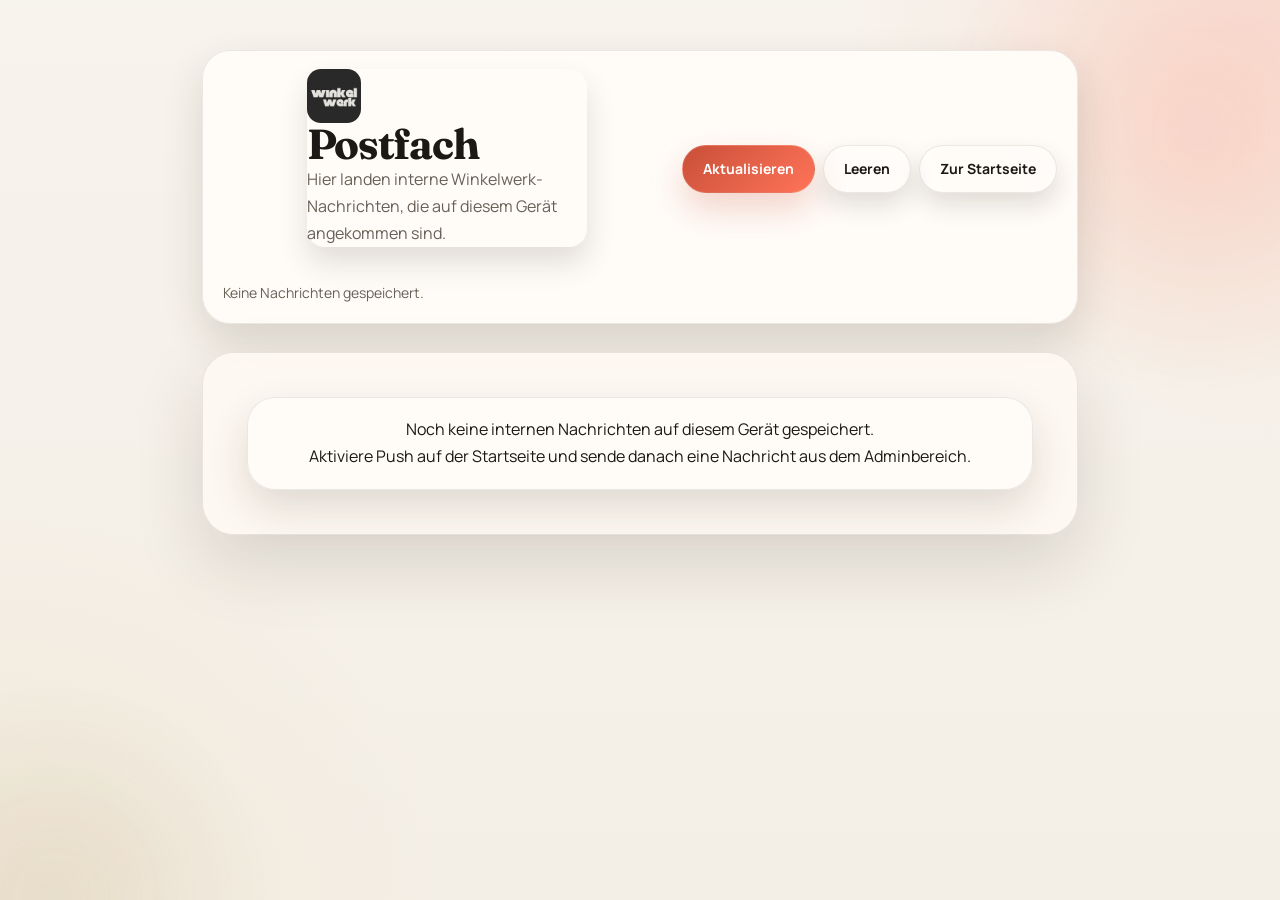
<file: inbox/index.html>
<!DOCTYPE html>
<html lang="de">
<head>
  <meta charset="UTF-8">
  <meta name="viewport" content="width=device-width, initial-scale=1.0">
  <meta name="theme-color" content="#0f1013">
  <title>Winkelwerk Postfach</title>
  <link rel="icon" type="image/png" href="../winkelwerlk.png">
  <link rel="apple-touch-icon" sizes="180x180" href="../apple-touch-icon.png">
  <link rel="manifest" href="../manifest.webmanifest">
  <style>
    :root {
      color-scheme: dark light;
      --bg: #f7f4ef;
      --panel: rgba(255, 255, 255, 0.9);
      --panel-border: rgba(0, 0, 0, 0.08);
      --text: #151515;
      --muted: #6f6a63;
      --shadow: rgba(0, 0, 0, 0.12);
      --accent: #ff4d4d;
      --accent-hover: #ea3c3c;
    }

    @media (prefers-color-scheme: dark) {
      :root {
        --bg: #0f1013;
        --panel: rgba(20, 22, 28, 0.9);
        --panel-border: rgba(255, 255, 255, 0.08);
        --text: #f3f4f6;
        --muted: #a6adb8;
        --shadow: rgba(0, 0, 0, 0.34);
      }
    }

    * {
      box-sizing: border-box;
      margin: 0;
      padding: 0;
      font-family: Arial, sans-serif;
    }

    body {
      min-height: 100vh;
      background:
        radial-gradient(circle at top, rgba(255, 77, 77, 0.12), transparent 28%),
        var(--bg);
      color: var(--text);
      padding: 22px 14px 28px;
    }

    .shell {
      width: min(100%, 900px);
      margin: 0 auto;
    }

    .topbar,
    .message-card,
    .empty-state {
      background: var(--panel);
      border: 1px solid var(--panel-border);
      border-radius: 24px;
      box-shadow: 0 18px 42px var(--shadow);
      backdrop-filter: blur(14px);
    }

    .topbar {
      padding: 18px 18px 20px;
      margin-bottom: 18px;
    }

    .topbar-row {
      display: flex;
      align-items: center;
      justify-content: space-between;
      gap: 14px;
      margin-bottom: 12px;
    }

    .brand {
      display: inline-flex;
      align-items: center;
      gap: 12px;
    }

    .brand img {
      width: 54px;
      height: 54px;
      border-radius: 14px;
    }

    h1 {
      font-size: clamp(28px, 5vw, 42px);
    }

    .lead {
      color: var(--muted);
      line-height: 1.55;
    }

    .actions {
      display: flex;
      flex-wrap: wrap;
      gap: 10px;
    }

    .btn,
    .ghost-btn {
      border: none;
      border-radius: 999px;
      padding: 12px 16px;
      font-size: 14px;
      font-weight: bold;
      cursor: pointer;
      text-decoration: none;
      transition: transform 0.18s ease, background-color 0.18s ease, opacity 0.18s ease;
    }

    .btn {
      background: var(--accent);
      color: #ffffff;
    }

    .btn:hover,
    .btn:focus-visible {
      background: var(--accent-hover);
      transform: translateY(-1px);
    }

    .ghost-btn {
      background: transparent;
      color: var(--text);
      border: 1px solid var(--panel-border);
    }

    .ghost-btn:hover,
    .ghost-btn:focus-visible {
      background: rgba(127, 127, 127, 0.09);
    }

    .status {
      color: var(--muted);
      font-size: 14px;
      margin-top: 8px;
      min-height: 20px;
    }

    .message-list {
      display: grid;
      gap: 14px;
    }

    .message-card,
    .empty-state {
      padding: 18px;
    }

    .message-card h2 {
      font-size: 20px;
      margin-bottom: 8px;
    }

    .message-meta {
      color: var(--muted);
      font-size: 13px;
      margin-bottom: 10px;
    }

    .message-body {
      line-height: 1.6;
      white-space: pre-wrap;
    }

    .message-card a {
      display: inline-flex;
      margin-top: 14px;
      color: var(--accent);
      font-weight: bold;
      text-decoration: none;
    }

    .empty-state {
      text-align: center;
      color: var(--muted);
      line-height: 1.6;
    }

    @media (max-width: 700px) {
      .topbar-row {
        align-items: flex-start;
        flex-direction: column;
      }

      .actions {
        width: 100%;
      }
    }
  </style>
  <link rel="stylesheet" href="../style.css">
</head>

<body>
  <main class="shell">
    <section class="topbar">
      <div class="topbar-row">
        <div class="brand">
          <img src="../winkelwerlk.png" alt="Winkelwerk">
          <div>
            <h1>Postfach</h1>
            <p class="lead">Hier landen interne Winkelwerk-Nachrichten, die auf diesem Ger&auml;t angekommen sind.</p>
          </div>
        </div>

        <div class="actions">
          <button class="btn" id="refreshInbox" type="button">Aktualisieren</button>
          <button class="ghost-btn" id="clearInbox" type="button">Leeren</button>
          <a class="ghost-btn" href="../">Zur Startseite</a>
        </div>
      </div>

      <p class="status" id="inboxStatus"></p>
    </section>

    <section class="message-list" id="messageList"></section>
  </main>

  <script>
    const DB_NAME = "winkelwerk-inbox";
    const STORE_NAME = "messages";
    const messageList = document.getElementById("messageList");
    const inboxStatus = document.getElementById("inboxStatus");
    const refreshInbox = document.getElementById("refreshInbox");
    const clearInbox = document.getElementById("clearInbox");

    function openInboxDb() {
      return new Promise((resolve, reject) => {
        const request = indexedDB.open(DB_NAME, 1);

        request.onupgradeneeded = () => {
          const db = request.result;

          if (!db.objectStoreNames.contains(STORE_NAME)) {
            const store = db.createObjectStore(STORE_NAME, { keyPath: "id" });
            store.createIndex("sentAt", "sentAt", { unique: false });
          }
        };

        request.onsuccess = () => resolve(request.result);
        request.onerror = () => reject(request.error);
      });
    }

    async function getMessages() {
      const db = await openInboxDb();

      return new Promise((resolve, reject) => {
        const transaction = db.transaction(STORE_NAME, "readonly");
        const store = transaction.objectStore(STORE_NAME);
        const request = store.getAll();

        request.onsuccess = () => {
          const items = request.result.sort((left, right) => {
            return String(right.sentAt).localeCompare(String(left.sentAt));
          });

          resolve(items);
        };

        request.onerror = () => reject(request.error);
      });
    }

    async function clearMessages() {
      const db = await openInboxDb();

      await new Promise((resolve, reject) => {
        const transaction = db.transaction(STORE_NAME, "readwrite");
        const store = transaction.objectStore(STORE_NAME);
        store.clear();
        transaction.oncomplete = () => resolve();
        transaction.onerror = () => reject(transaction.error);
      });
    }

    function formatDate(value) {
      try {
        return new Date(value).toLocaleString("de-DE", {
          dateStyle: "medium",
          timeStyle: "short"
        });
      } catch (error) {
        return value;
      }
    }

    function setStatus(text) {
      inboxStatus.textContent = text;
    }

    function renderEmptyState() {
      messageList.innerHTML = [
        "<article class=\"empty-state\">",
        "<p>Noch keine internen Nachrichten auf diesem Ger&auml;t gespeichert.</p>",
        "<p>Aktiviere Push auf der Startseite und sende danach eine Nachricht aus dem Adminbereich.</p>",
        "</article>"
      ].join("");
    }

    function renderMessages(messages) {
      if (!messages.length) {
        renderEmptyState();
        return;
      }

      messageList.innerHTML = messages.map((message) => {
        const actionLink = message.url
          ? "<a href=\"" + message.url + "\">Nachricht &ouml;ffnen</a>"
          : "";

        return [
          "<article class=\"message-card\">",
          "<h2>" + escapeHtml(message.title || "Winkelwerk") + "</h2>",
          "<p class=\"message-meta\">" + escapeHtml(formatDate(message.sentAt || "")) + "</p>",
          "<p class=\"message-body\">" + escapeHtml(message.body || "") + "</p>",
          actionLink,
          "</article>"
        ].join("");
      }).join("");
    }

    function escapeHtml(value) {
      return String(value)
        .replace(/&/g, "&amp;")
        .replace(/</g, "&lt;")
        .replace(/>/g, "&gt;")
        .replace(/\"/g, "&quot;")
        .replace(/'/g, "&#39;");
    }

    async function loadMessages() {
      setStatus("Nachrichten werden geladen ...");

      try {
        const messages = await getMessages();
        renderMessages(messages);
        setStatus(messages.length ? messages.length + " Nachricht(en) geladen." : "Keine Nachrichten gespeichert.");
      } catch (error) {
        console.log(error);
        setStatus("Das Postfach konnte nicht geladen werden.");
      }
    }

    if ("serviceWorker" in navigator) {
      navigator.serviceWorker.addEventListener("message", (event) => {
        if (event.data && event.data.type === "INBOX_UPDATED") {
          loadMessages();
        }
      });
    }

    refreshInbox.addEventListener("click", () => {
      loadMessages();
    });

    clearInbox.addEventListener("click", async () => {
      try {
        await clearMessages();

        if ("serviceWorker" in navigator && navigator.serviceWorker.controller) {
          navigator.serviceWorker.controller.postMessage({
            type: "CLEAR_INBOX_MESSAGES"
          });
        }

        await loadMessages();
      } catch (error) {
        console.log(error);
        setStatus("Das Postfach konnte nicht geleert werden.");
      }
    });

    loadMessages();
  </script>
</body>
</html>
</file>
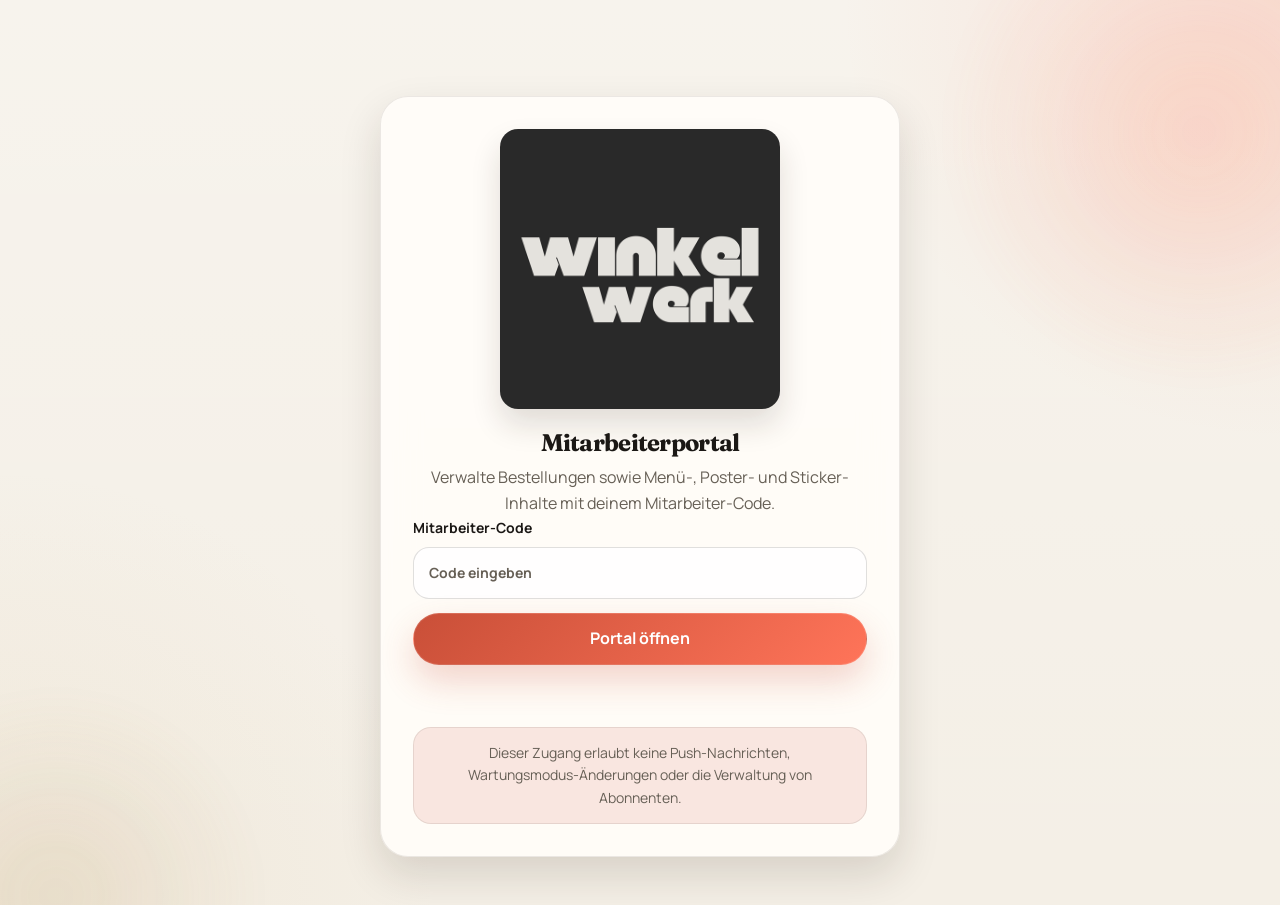
<file: mitarbeiter/index.html>
<!DOCTYPE html>
<html lang="de">
<head>
  <meta charset="UTF-8">
  <meta name="viewport" content="width=device-width, initial-scale=1.0">
  <meta name="robots" content="noindex,nofollow">
  <meta name="theme-color" content="#101114">
  <meta name="color-scheme" content="light dark">
  <title>Winkelwerk Mitarbeiterportal</title>
  <link rel="icon" type="image/png" href="../winkelwerlk.png">
  <link rel="apple-touch-icon" sizes="180x180" href="../apple-touch-icon.png">
  <link rel="manifest" href="../manifest.webmanifest">
  <script src="../app-config.js"></script>
  <link rel="stylesheet" href="../style.css">
  <style>
    .staff-page {
      padding: 24px 12px 48px;
    }

    .staff-page h1,
    .staff-page h2,
    .staff-page h3,
    .staff-page h4 {
      margin-bottom: 10px;
    }

    .staff-page p {
      line-height: 1.6;
    }

    .staff-form {
      display: grid;
      gap: 14px;
    }

    .staff-page label {
      display: grid;
      gap: 8px;
      text-align: left;
      font-weight: 700;
      font-size: 14px;
    }

    .staff-page input,
    .staff-page textarea,
    .staff-page select {
      width: 100%;
      padding: 14px 15px;
      border-radius: 16px;
      border: 1px solid var(--field-border);
      background: var(--field-bg);
      color: var(--field-color);
      font: inherit;
    }

    .staff-page textarea {
      min-height: 150px;
      resize: vertical;
    }

    .staff-page .admin-section {
      margin-top: 30px;
      padding-top: 26px;
      border-top: 1px solid var(--line);
    }

    .staff-page .check-field {
      display: grid;
      grid-template-columns: auto 1fr;
      align-items: center;
      gap: 12px;
    }

    .staff-page .check-field input {
      width: 20px;
      height: 20px;
      margin: 0;
      padding: 0;
    }

    .staff-page .admin-topbar {
      margin-bottom: 22px;
      padding-bottom: 18px;
      border-bottom: 1px solid var(--line);
    }

    .staff-page .order-status-label {
      width: min(100%, 220px);
      margin-top: 14px;
      color: var(--muted);
      font-size: 12px;
    }

    .staff-page .order-status-label select {
      margin-top: 6px;
      padding: 9px 10px;
      font-size: 14px;
    }

    .staff-page .hidden {
      display: none;
    }
  </style>
</head>

<body class="staff-page">
  <main class="shell">
    <section class="gate-panel" id="gatePanel">
      <img class="brand" src="../winkelwerlk.png" alt="Winkelwerk">
      <h1>Mitarbeiterportal</h1>
      <p class="lead">Verwalte Bestellungen sowie Menü-, Poster- und Sticker-Inhalte mit deinem Mitarbeiter-Code.</p>

      <form class="staff-form" id="staffGateForm">
        <label>
          Mitarbeiter-Code
          <input id="staffAccessCode" type="password" placeholder="Code eingeben" autocomplete="current-password" required>
        </label>
        <button class="btn" type="submit">Portal öffnen</button>
        <p class="status" id="staffGateStatus"></p>
      </form>

      <p class="hint-box">Dieser Zugang erlaubt keine Push-Nachrichten, Wartungsmodus-Änderungen oder die Verwaltung von Abonnenten.</p>
    </section>

    <section class="admin-panel" id="staffPanel">
      <div class="admin-topbar">
        <div>
          <p class="admin-kicker">Winkelwerk Intern</p>
          <h2>Arbeitsbereich</h2>
          <p class="lead">Bestellungen bearbeiten und Website-Inhalte aktuell halten.</p>
        </div>
        <div class="actions">
          <a class="ghost-btn small-btn" href="../admin/">Zum Admin</a>
          <button class="ghost-btn small-btn" id="lockStaffPortal" type="button">Abmelden</button>
        </div>
      </div>

      <div class="admin-section">
        <div class="section-head">
          <p class="admin-kicker">Bestellungen</p>
          <h3>Bestellungen bearbeiten</h3>
          <p class="lead">Aktualisiere den Status einer Bestellung oder entferne fehlerhafte Einträge.</p>
        </div>

        <div class="menu-library">
          <div class="menu-library-topbar">
            <div>
              <h3>Aktuelle Bestellungen</h3>
              <p class="lead">Neue Bestellungen stehen immer oben.</p>
            </div>
            <button class="ghost-btn small-btn" id="refreshOrders" type="button">Neu laden</button>
          </div>
          <div class="menu-admin-list" id="orderList"></div>
          <p class="status" id="orderStatus"></p>
        </div>
      </div>

      <div class="admin-section">
        <div class="section-head">
          <p class="admin-kicker">Website-Inhalte</p>
          <h3>Menü, Poster &amp; Sticker verwalten</h3>
          <p class="lead">Lege neue Speisen, Getränke, Poster oder Sticker an. Poster und Sticker sind direkt auf ihren eigenen Seiten sichtbar.</p>
        </div>

        <div class="editor-grid">
          <div class="editor-card">
            <h3 id="contentEditorTitle">Neuen Website-Inhalt anlegen</h3>

            <form class="staff-form" id="contentForm">
              <input type="hidden" name="id" value="">

              <div class="grid">
                <label>
                  Typ
                  <select name="item_type">
                    <optgroup label="Gastronomie">
                      <option value="food">Speise</option>
                      <option value="drink">Getränk</option>
                    </optgroup>
                    <optgroup label="Shop">
                      <option value="poster">Poster</option>
                      <option value="sticker">Sticker</option>
                    </optgroup>
                  </select>
                </label>

                <label>
                  Titel
                  <input type="text" name="title" placeholder="z. B. Sommerposter" required>
                </label>

                <label>
                  Preis
                  <input type="text" name="price" placeholder="z. B. 12,90 EUR">
                </label>

                <label>
                  Kategorie
                  <input type="text" name="category" placeholder="z. B. A3 oder Vinyl">
                </label>

                <fieldset id="menuPeriodFieldset">
                  <legend>Karte / Zeitfenster</legend>
                  <div class="period-grid">
                    <label class="period-choice">
                      <input type="checkbox" name="menu_periods" value="all_day" checked>
                      <span>Ganztägig sichtbar</span>
                    </label>
                    <label class="period-choice">
                      <input type="checkbox" name="menu_periods" value="breakfast">
                      <span>Frühstückskarte 09:00 – 12:00</span>
                    </label>
                    <label class="period-choice">
                      <input type="checkbox" name="menu_periods" value="lunch">
                      <span>Mittagskarte 12:00 – 17:00</span>
                    </label>
                    <label class="period-choice">
                      <input type="checkbox" name="menu_periods" value="dinner">
                      <span>Abendkarte 17:00 – 21:00</span>
                    </label>
                  </div>
                </fieldset>

                <label>
                  Badge
                  <input type="text" name="badge" placeholder="z. B. Neu">
                </label>

                <label>
                  Bild-URL
                  <input type="url" name="image_url" placeholder="https://...">
                </label>

                <label>
                  Button-Label
                  <input type="text" name="cta_label" placeholder="z. B. Bestellen">
                </label>

                <label>
                  Button-Link
                  <input type="text" name="cta_url" placeholder="https://... oder ./kontakt">
                </label>
              </div>

              <label>
                Beschreibung
                <textarea name="description" placeholder="Kurze Beschreibung des Eintrags..." required></textarea>
              </label>

              <label class="check-field">
                <input type="checkbox" name="is_active" checked>
                <span>Eintrag auf der Website sichtbar schalten</span>
              </label>

              <div class="action-row">
                <button class="btn" type="submit">Inhalt speichern</button>
                <button class="ghost-btn" id="resetContentForm" type="button">Neu beginnen</button>
              </div>
              <p class="status" id="contentFormStatus"></p>
            </form>
          </div>

          <div class="menu-library">
            <div class="menu-library-topbar">
              <div>
                <h3>Vorhandene Inhalte</h3>
                <p class="lead">Sichtbarkeit und Reihenfolge lassen sich direkt hier ändern.</p>
              </div>
              <button class="ghost-btn small-btn" id="refreshContent" type="button">Neu laden</button>
            </div>
            <div class="menu-admin-list" id="contentList"></div>
            <p class="status" id="contentListStatus"></p>
          </div>
        </div>
      </div>
    </section>
  </main>

  <script>
    const appConfig = window.WINKELWERK_APP_CONFIG || {};
    const API_BASE = String(appConfig.pushFunctionUrl || appConfig.pushApiBaseUrl || "").replace(/\/+$/, "");
    const gatePanel = document.getElementById("gatePanel");
    const staffPanel = document.getElementById("staffPanel");
    const staffGateForm = document.getElementById("staffGateForm");
    const staffAccessCode = document.getElementById("staffAccessCode");
    const staffGateStatus = document.getElementById("staffGateStatus");
    const lockStaffPortal = document.getElementById("lockStaffPortal");
    const orderList = document.getElementById("orderList");
    const orderStatus = document.getElementById("orderStatus");
    const refreshOrders = document.getElementById("refreshOrders");
    const contentForm = document.getElementById("contentForm");
    const contentEditorTitle = document.getElementById("contentEditorTitle");
    const contentFormStatus = document.getElementById("contentFormStatus");
    const contentList = document.getElementById("contentList");
    const contentListStatus = document.getElementById("contentListStatus");
    const refreshContent = document.getElementById("refreshContent");
    const resetContentFormButton = document.getElementById("resetContentForm");
    let employeeCode = "";
    let orders = [];
    let contentItems = [];

    function setStatus(target, message, type) {
      target.textContent = message;
      target.className = "status" + (type ? " " + type : "");
    }

    function backendConfigured() {
      return Boolean(API_BASE);
    }

    async function readErrorMessage(response) {
      const contentType = response.headers.get("content-type") || "";

      if (contentType.includes("application/json")) {
        const result = await response.json().catch(function () {
          return null;
        });

        if (result && typeof result.error === "string" && result.error.trim()) {
          return result.error.trim();
        }
      }

      return await response.text().catch(function () {
        return "";
      });
    }

    async function requestJson(path, options) {
      const method = options && options.method ? options.method : "GET";
      const payload = options ? options.payload : undefined;
      const headers = {
        "x-employee-code": employeeCode,
        "x-admin-code": employeeCode
      };

      if (payload !== undefined) {
        headers["Content-Type"] = "application/json";
      }

      const response = await fetch(API_BASE + path, {
        method: method,
        headers: headers,
        body: payload !== undefined ? JSON.stringify(payload) : undefined
      });

      if (!response.ok) {
        throw new Error((await readErrorMessage(response)) || "Request failed");
      }

      return response.json();
    }

    function normalizeItemType(value) {
      const itemType = String(value || "").trim().toLowerCase();

      if (["food", "drink", "poster", "sticker"].includes(itemType)) {
        return itemType;
      }

      return "food";
    }

    function formatItemType(value) {
      const labels = {
        food: "Speise",
        drink: "Getränk",
        poster: "Poster",
        sticker: "Sticker"
      };
      return labels[normalizeItemType(value)];
    }

    function normalizeMenuPeriods(value) {
      const rawValues = Array.isArray(value)
        ? value
        : typeof value === "string"
          ? value.replace(/^\{|\}$/g, "").split(",")
          : [value];
      const periods = Array.from(new Set(rawValues.map(function (item) {
        return String(item || "").trim().toLowerCase();
      }).filter(function (item) {
        return ["all_day", "breakfast", "lunch", "dinner"].includes(item);
      })));

      if (!periods.length || periods.includes("all_day")) {
        return ["all_day"];
      }

      return ["breakfast", "lunch", "dinner"].filter(function (item) {
        return periods.includes(item);
      });
    }

    function formatMenuPeriod(value) {
      const labels = {
        all_day: "Ganztags",
        breakfast: "Frühstück 09–12 Uhr",
        lunch: "Mittag 12–17 Uhr",
        dinner: "Abend 17–21 Uhr"
      };
      return labels[value] || "Ganztags";
    }

    function normalizeContentItem(item) {
      return {
        id: String(item && item.id ? item.id : ""),
        title: String(item && item.title ? item.title : "").trim(),
        description: String(item && item.description ? item.description : "").trim(),
        imageUrl: String(item && item.imageUrl ? item.imageUrl : "").trim(),
        price: String(item && item.price ? item.price : "").trim(),
        category: String(item && item.category ? item.category : "").trim(),
        badge: String(item && item.badge ? item.badge : "").trim(),
        ctaLabel: String(item && item.ctaLabel ? item.ctaLabel : "").trim(),
        ctaUrl: String(item && item.ctaUrl ? item.ctaUrl : "").trim(),
        itemType: normalizeItemType(item && (item.itemType || item.type)),
        menuPeriods: normalizeMenuPeriods(item && (item.menuPeriods || item.menuPeriod)),
        isActive: !item || item.isActive !== false,
        sortOrder: Number.isFinite(Number(item && item.sortOrder)) ? Number(item.sortOrder) : 0
      };
    }

    function compareContentItems(left, right) {
      return left.sortOrder - right.sortOrder || left.title.localeCompare(right.title, "de");
    }

    function createTag(label, muted) {
      const tag = document.createElement("span");
      tag.className = "tag" + (muted ? " is-muted" : "");
      tag.textContent = label;
      return tag;
    }

    function createActionButton(label, action, id) {
      const button = document.createElement("button");
      button.type = "button";
      button.className = "ghost-btn small-btn";
      button.textContent = label;
      button.dataset.action = action;
      button.dataset.id = id;
      return button;
    }

    function getContentItem(id) {
      return contentItems.find(function (item) {
        return item.id === id;
      }) || null;
    }

    function getPeriodInputs() {
      return Array.from(contentForm.querySelectorAll('input[name="menu_periods"]'));
    }

    function getSelectedPeriods() {
      return normalizeMenuPeriods(getPeriodInputs().filter(function (input) {
        return input.checked;
      }).map(function (input) {
        return input.value;
      }));
    }

    function setSelectedPeriods(value) {
      const periods = normalizeMenuPeriods(value);
      getPeriodInputs().forEach(function (input) {
        input.checked = periods.includes(input.value);
      });
    }

    function currentItemType() {
      return normalizeItemType(contentForm.elements.item_type.value);
    }

    function updatePeriodVisibility() {
      const fieldset = document.getElementById("menuPeriodFieldset");
      const showPeriods = currentItemType() === "food";
      fieldset.hidden = !showPeriods;
      fieldset.setAttribute("aria-hidden", showPeriods ? "false" : "true");
      getPeriodInputs().forEach(function (input) {
        input.disabled = !showPeriods;
      });

      if (!showPeriods) {
        setSelectedPeriods(["all_day"]);
      }
    }

    function setEditorTitle(editing) {
      const printProduct = ["poster", "sticker"].includes(currentItemType());
      contentEditorTitle.textContent = editing
        ? (printProduct ? "Poster oder Sticker bearbeiten" : "Eintrag bearbeiten")
        : (printProduct ? "Poster oder Sticker anlegen" : "Neuen Website-Inhalt anlegen");
    }

    function resetContentForm() {
      contentForm.reset();
      contentForm.elements.id.value = "";
      contentForm.elements.item_type.value = "food";
      contentForm.elements.is_active.checked = true;
      setSelectedPeriods(["all_day"]);
      updatePeriodVisibility();
      setEditorTitle(false);
      setStatus(contentFormStatus, "", "");
      renderContentList();
    }

    function fillContentForm(item) {
      contentForm.elements.id.value = item.id;
      contentForm.elements.item_type.value = item.itemType;
      contentForm.elements.title.value = item.title;
      contentForm.elements.price.value = item.price;
      contentForm.elements.category.value = item.category;
      contentForm.elements.badge.value = item.badge;
      contentForm.elements.image_url.value = item.imageUrl;
      contentForm.elements.cta_label.value = item.ctaLabel;
      contentForm.elements.cta_url.value = item.ctaUrl;
      contentForm.elements.description.value = item.description;
      contentForm.elements.is_active.checked = item.isActive;
      setSelectedPeriods(item.menuPeriods);
      updatePeriodVisibility();
      setEditorTitle(true);
      renderContentList();
      contentForm.scrollIntoView({ behavior: "smooth", block: "start" });
    }

    function renderContentList() {
      contentList.replaceChildren();

      if (!contentItems.length) {
        const empty = document.createElement("div");
        empty.className = "empty-box";
        empty.textContent = "Noch keine Website-Inhalte vorhanden.";
        contentList.appendChild(empty);
        return;
      }

      const editingId = String(contentForm.elements.id.value || "");
      const sorted = contentItems.slice().sort(compareContentItems);

      sorted.forEach(function (item, index) {
        const article = document.createElement("article");
        article.className = "menu-admin-item";

        if (!item.isActive) {
          article.classList.add("is-inactive");
        }

        if (item.id === editingId) {
          article.classList.add("is-editing");
        }

        const header = document.createElement("div");
        header.className = "menu-admin-header";
        const titleWrap = document.createElement("div");
        const title = document.createElement("h4");
        title.className = "menu-admin-title";
        title.textContent = item.title || "Ohne Titel";
        const meta = document.createElement("p");
        meta.className = "menu-admin-meta";
        meta.textContent = "Position " + (index + 1) + (item.price ? " · " + item.price : "");
        titleWrap.appendChild(title);
        titleWrap.appendChild(meta);
        header.appendChild(titleWrap);
        header.appendChild(createTag(item.isActive ? "Live" : "Ausgeblendet", !item.isActive));
        header.appendChild(createTag(formatItemType(item.itemType), false));
        article.appendChild(header);

        const tags = document.createElement("div");
        tags.className = "menu-admin-tags";

        if (item.itemType === "food") {
          item.menuPeriods.forEach(function (period) {
            tags.appendChild(createTag(formatMenuPeriod(period), period === "all_day"));
          });
        }

        if (item.category) {
          tags.appendChild(createTag(item.category, false));
        }

        if (item.badge) {
          tags.appendChild(createTag(item.badge, false));
        }

        if (tags.childElementCount) {
          article.appendChild(tags);
        }

        const description = document.createElement("p");
        description.className = "menu-admin-description";
        description.textContent = item.description;
        article.appendChild(description);

        const actions = document.createElement("div");
        actions.className = "menu-admin-actions";
        actions.appendChild(createActionButton("Bearbeiten", "edit", item.id));
        actions.appendChild(createActionButton("Hoch", "up", item.id));
        actions.appendChild(createActionButton("Runter", "down", item.id));
        actions.appendChild(createActionButton(item.isActive ? "Ausblenden" : "Einblenden", "toggle", item.id));
        actions.appendChild(createActionButton("Löschen", "delete", item.id));
        article.appendChild(actions);
        contentList.appendChild(article);
      });
    }

    async function loadContent(silent) {
      if (!silent) {
        setStatus(contentListStatus, "Website-Inhalte werden geladen …", "");
      }

      try {
        const result = await requestJson("/menu-admin");
        contentItems = (Array.isArray(result && result.items) ? result.items : []).map(normalizeContentItem).sort(compareContentItems);
        renderContentList();
        setStatus(contentListStatus, contentItems.length ? "Website-Inhalte geladen." : "Noch keine Website-Inhalte vorhanden.", contentItems.length ? "success" : "");
      } catch (error) {
        console.log(error);
        setStatus(contentListStatus, "Website-Inhalte konnten nicht geladen werden.", "error");
        throw error;
      }
    }

    async function saveContent(payload, successMessage, resetAfterSave) {
      setStatus(contentFormStatus, "Inhalt wird gespeichert …", "");

      try {
        await requestJson("/menu-admin", {
          method: "POST",
          payload: Object.assign({ operation: "save" }, payload)
        });
        await loadContent(true);

        if (resetAfterSave) {
          resetContentForm();
        } else {
          const freshItem = getContentItem(payload.id);
          if (freshItem) {
            fillContentForm(freshItem);
          }
        }

        setStatus(contentFormStatus, successMessage, "success");
      } catch (error) {
        console.log(error);
        setStatus(contentFormStatus, "Speichern fehlgeschlagen. Prüfe Eingaben und Zugang.", "error");
      }
    }

    async function deleteContent(item) {
      if (!window.confirm(item.title + " wirklich löschen?")) {
        return;
      }

      setStatus(contentListStatus, "Inhalt wird gelöscht …", "");

      try {
        await requestJson("/menu-admin", {
          method: "POST",
          payload: { operation: "delete", id: item.id }
        });
        contentItems = contentItems.filter(function (entry) {
          return entry.id !== item.id;
        });
        if (String(contentForm.elements.id.value || "") === item.id) {
          resetContentForm();
        } else {
          renderContentList();
        }
        setStatus(contentListStatus, "Inhalt gelöscht.", "success");
      } catch (error) {
        console.log(error);
        setStatus(contentListStatus, "Löschen fehlgeschlagen.", "error");
      }
    }

    async function reorderContent(nextItems) {
      setStatus(contentListStatus, "Reihenfolge wird gespeichert …", "");

      try {
        const result = await requestJson("/menu-admin", {
          method: "POST",
          payload: {
            operation: "reorder",
            items: nextItems.map(function (item, index) {
              return { id: item.id, sortOrder: index };
            })
          }
        });
        contentItems = (Array.isArray(result && result.items) ? result.items : []).map(normalizeContentItem).sort(compareContentItems);
        renderContentList();
        setStatus(contentListStatus, "Reihenfolge gespeichert.", "success");
      } catch (error) {
        console.log(error);
        setStatus(contentListStatus, "Reihenfolge konnte nicht gespeichert werden.", "error");
      }
    }

    function formatDateTime(value) {
      const timestamp = Date.parse(String(value || ""));
      return Number.isFinite(timestamp)
        ? new Intl.DateTimeFormat("de-DE", { dateStyle: "short", timeStyle: "short" }).format(new Date(timestamp))
        : "Unbekannter Zeitpunkt";
    }

    function formatCurrency(value) {
      const amount = Number(value);
      return Number.isFinite(amount)
        ? new Intl.NumberFormat("de-DE", { style: "currency", currency: "EUR" }).format(amount)
        : "";
    }

    function normalizeOrder(order) {
      const items = Array.isArray(order && order.items) ? order.items : [];
      return {
        id: String(order && order.id ? order.id : ""),
        customerName: String(order && order.customerName ? order.customerName : "").trim(),
        customerContact: String(order && order.customerContact ? order.customerContact : "").trim(),
        pickupTime: String(order && order.pickupTime ? order.pickupTime : "").trim(),
        notes: String(order && order.notes ? order.notes : "").trim(),
        items: items,
        itemCount: Number(order && order.itemCount) || items.reduce(function (total, item) {
          return total + Math.max(1, Number(item && item.quantity) || 1);
        }, 0),
        totalText: String(order && order.totalText ? order.totalText : "").trim(),
        totalValue: Number(order && order.totalValue) || 0,
        status: ["new", "in_progress", "ready", "completed", "cancelled"].includes(String(order && order.status || "")) ? String(order.status) : "new",
        createdAt: order && order.createdAt ? order.createdAt : ""
      };
    }

    function compareOrders(left, right) {
      return Date.parse(right.createdAt || 0) - Date.parse(left.createdAt || 0) || Number(right.id) - Number(left.id);
    }

    function formatOrderStatus(status) {
      const labels = {
        new: "Neu",
        in_progress: "In Bearbeitung",
        ready: "Bereit",
        completed: "Abgeschlossen",
        cancelled: "Storniert"
      };
      return labels[status] || "Neu";
    }

    function getOrder(id) {
      return orders.find(function (order) {
        return order.id === id;
      }) || null;
    }

    function formatOrderItems(items) {
      return items.map(function (item) {
        const quantity = Math.max(1, Number(item && item.quantity) || 1);
        const title = String(item && item.title ? item.title : "").trim() || "Unbekannte Position";
        return (quantity > 1 ? quantity + "× " : "") + title;
      }).join(" · ");
    }

    function createOrderStatusSelect(order) {
      const label = document.createElement("label");
      label.className = "order-status-label";
      label.textContent = "Status";
      const select = document.createElement("select");
      select.dataset.action = "update-order-status";
      select.dataset.id = order.id;
      ["new", "in_progress", "ready", "completed", "cancelled"].forEach(function (status) {
        const option = document.createElement("option");
        option.value = status;
        option.textContent = formatOrderStatus(status);
        option.selected = status === order.status;
        select.appendChild(option);
      });
      label.appendChild(select);
      return label;
    }

    function renderOrders() {
      orderList.replaceChildren();

      if (!orders.length) {
        const empty = document.createElement("div");
        empty.className = "empty-box";
        empty.textContent = "Noch keine Bestellungen vorhanden.";
        orderList.appendChild(empty);
        return;
      }

      orders.slice().sort(compareOrders).forEach(function (order) {
        const article = document.createElement("article");
        article.className = "menu-admin-item";
        if (["completed", "cancelled"].includes(order.status)) {
          article.classList.add("is-inactive");
        }

        const header = document.createElement("div");
        header.className = "menu-admin-header";
        const titleWrap = document.createElement("div");
        const title = document.createElement("h4");
        title.className = "menu-admin-title";
        title.textContent = order.customerName || "Ohne Namen";
        const meta = document.createElement("p");
        meta.className = "menu-admin-meta";
        meta.textContent = [formatDateTime(order.createdAt), order.customerContact, order.pickupTime ? "Abholung: " + order.pickupTime : ""].filter(Boolean).join(" · ");
        titleWrap.appendChild(title);
        titleWrap.appendChild(meta);
        header.appendChild(titleWrap);
        header.appendChild(createTag(formatOrderStatus(order.status), order.status !== "new"));
        article.appendChild(header);

        const tags = document.createElement("div");
        tags.className = "menu-admin-tags";
        tags.appendChild(createTag(order.itemCount + " Positionen", false));
        tags.appendChild(createTag(order.totalText || formatCurrency(order.totalValue), false));
        article.appendChild(tags);

        const description = document.createElement("p");
        description.className = "menu-admin-description";
        description.textContent = order.items.length ? formatOrderItems(order.items) : "Keine Positionen gespeichert.";
        article.appendChild(description);

        if (order.notes) {
          const note = document.createElement("p");
          note.className = "menu-admin-extra";
          note.textContent = "Notiz: " + order.notes;
          article.appendChild(note);
        }

        article.appendChild(createOrderStatusSelect(order));
        const actions = document.createElement("div");
        actions.className = "menu-admin-actions";
        actions.appendChild(createActionButton("Bestellung löschen", "delete-order", order.id));
        article.appendChild(actions);
        orderList.appendChild(article);
      });
    }

    async function loadOrders(silent) {
      if (!silent) {
        setStatus(orderStatus, "Bestellungen werden geladen …", "");
      }

      try {
        const result = await requestJson("/orders-admin");
        orders = (Array.isArray(result && result.orders) ? result.orders : []).map(normalizeOrder).sort(compareOrders);
        renderOrders();
        setStatus(orderStatus, orders.length ? orders.length + " Bestellung(en) geladen." : "Noch keine Bestellungen vorhanden.", orders.length ? "success" : "");
      } catch (error) {
        console.log(error);
        setStatus(orderStatus, "Bestellungen konnten nicht geladen werden.", "error");
        throw error;
      }
    }

    async function updateOrderStatus(order, status) {
      setStatus(orderStatus, "Bestellstatus wird gespeichert …", "");

      try {
        const result = await requestJson("/orders-admin", {
          method: "POST",
          payload: { operation: "update-status", id: order.id, status: status }
        });
        const updated = normalizeOrder(result && result.order ? result.order : {});
        orders = orders.map(function (entry) {
          return entry.id === updated.id ? updated : entry;
        });
        renderOrders();
        setStatus(orderStatus, "Bestellstatus gespeichert.", "success");
      } catch (error) {
        console.log(error);
        setStatus(orderStatus, "Bestellstatus konnte nicht gespeichert werden.", "error");
        renderOrders();
      }
    }

    async function deleteOrder(order) {
      if (!window.confirm("Bestellung von " + (order.customerName || "diesem Kunden") + " wirklich löschen?")) {
        return;
      }

      setStatus(orderStatus, "Bestellung wird gelöscht …", "");

      try {
        await requestJson("/orders-admin", {
          method: "POST",
          payload: { operation: "delete", id: order.id }
        });
        orders = orders.filter(function (entry) {
          return entry.id !== order.id;
        });
        renderOrders();
        setStatus(orderStatus, "Bestellung gelöscht.", "success");
      } catch (error) {
        console.log(error);
        setStatus(orderStatus, "Bestellung konnte nicht gelöscht werden.", "error");
      }
    }

    function lockPortal() {
      employeeCode = "";
      orders = [];
      contentItems = [];
      staffPanel.classList.remove("is-open");
      gatePanel.classList.remove("hidden");
      staffAccessCode.value = "";
      resetContentForm();
      renderOrders();
      setStatus(staffGateStatus, "", "");
    }

    staffGateForm.addEventListener("submit", async function (event) {
      event.preventDefault();

      if (!backendConfigured()) {
        setStatus(staffGateStatus, "Das Backend ist noch nicht in app-config.js eingetragen.", "warning");
        return;
      }

      employeeCode = staffAccessCode.value.trim();

      if (!employeeCode) {
        setStatus(staffGateStatus, "Bitte gib deinen Mitarbeiter-Code ein.", "warning");
        return;
      }

      setStatus(staffGateStatus, "Zugang wird geprüft …", "");

      try {
        await requestJson("/staff-auth");
        gatePanel.classList.add("hidden");
        staffPanel.classList.add("is-open");
        staffAccessCode.value = "";
        setStatus(staffGateStatus, "", "");
        await Promise.all([loadOrders(), loadContent()]);
      } catch (error) {
        console.log(error);
        employeeCode = "";
        setStatus(staffGateStatus, "Der Mitarbeiter-Code ist ungültig oder das Backend wurde noch nicht aktualisiert.", "error");
      }
    });

    lockStaffPortal.addEventListener("click", lockPortal);
    refreshOrders.addEventListener("click", function () {
      loadOrders();
    });
    refreshContent.addEventListener("click", function () {
      loadContent();
    });
    resetContentFormButton.addEventListener("click", resetContentForm);

    contentForm.addEventListener("change", function (event) {
      const target = event.target;
      if (!(target instanceof HTMLInputElement || target instanceof HTMLSelectElement)) {
        return;
      }

      if (target.name === "item_type") {
        updatePeriodVisibility();
        setEditorTitle(Boolean(contentForm.elements.id.value));
      }

      if (target.name === "menu_periods") {
        if (target.value === "all_day" && target.checked) {
          setSelectedPeriods(["all_day"]);
        } else if (target.checked) {
          getPeriodInputs().forEach(function (input) {
            if (input.value === "all_day") {
              input.checked = false;
            }
          });
        }

        if (!getPeriodInputs().some(function (input) { return input.checked; })) {
          setSelectedPeriods(["all_day"]);
        }
      }
    });

    contentForm.addEventListener("submit", async function (event) {
      event.preventDefault();
      const formData = new FormData(contentForm);
      const id = String(formData.get("id") || "").trim();
      const title = String(formData.get("title") || "").trim();
      const description = String(formData.get("description") || "").trim();

      if (!title || !description) {
        setStatus(contentFormStatus, "Titel und Beschreibung sind Pflichtfelder.", "warning");
        return;
      }

      const existing = id ? getContentItem(id) : null;
      await saveContent({
        id: id,
        itemType: String(formData.get("item_type") || "food"),
        title: title,
        description: description,
        price: String(formData.get("price") || "").trim(),
        category: String(formData.get("category") || "").trim(),
        menuPeriods: getSelectedPeriods(),
        badge: String(formData.get("badge") || "").trim(),
        imageUrl: String(formData.get("image_url") || "").trim(),
        ctaLabel: String(formData.get("cta_label") || "").trim(),
        ctaUrl: String(formData.get("cta_url") || "").trim(),
        isActive: contentForm.elements.is_active.checked,
        sortOrder: existing ? existing.sortOrder : contentItems.length
      }, id ? "Inhalt gespeichert." : "Inhalt angelegt.", true);
    });

    contentList.addEventListener("click", async function (event) {
      const button = event.target.closest("button[data-action]");
      if (!button) {
        return;
      }

      const item = getContentItem(button.dataset.id);
      if (!item) {
        return;
      }

      if (button.dataset.action === "edit") {
        fillContentForm(item);
        return;
      }

      if (button.dataset.action === "delete") {
        await deleteContent(item);
        return;
      }

      if (button.dataset.action === "toggle") {
        await saveContent(Object.assign({}, item, { isActive: !item.isActive }), item.isActive ? "Inhalt ausgeblendet." : "Inhalt eingeblendet.", false);
        return;
      }

      if (button.dataset.action === "up" || button.dataset.action === "down") {
        const sorted = contentItems.slice().sort(compareContentItems);
        const index = sorted.findIndex(function (entry) { return entry.id === item.id; });
        const swapIndex = button.dataset.action === "up" ? index - 1 : index + 1;
        if (index >= 0 && swapIndex >= 0 && swapIndex < sorted.length) {
          const nextItems = sorted.slice();
          const current = nextItems[index];
          nextItems[index] = nextItems[swapIndex];
          nextItems[swapIndex] = current;
          await reorderContent(nextItems);
        }
      }
    });

    orderList.addEventListener("click", async function (event) {
      const button = event.target.closest("button[data-action='delete-order']");
      if (!button) {
        return;
      }

      const order = getOrder(button.dataset.id);
      if (order) {
        await deleteOrder(order);
      }
    });

    orderList.addEventListener("change", async function (event) {
      const select = event.target.closest("select[data-action='update-order-status']");
      if (!select) {
        return;
      }

      const order = getOrder(select.dataset.id);
      if (order) {
        await updateOrderStatus(order, select.value);
      }
    });

    resetContentForm();
    renderOrders();
  </script>
</body>
</html>
</file>
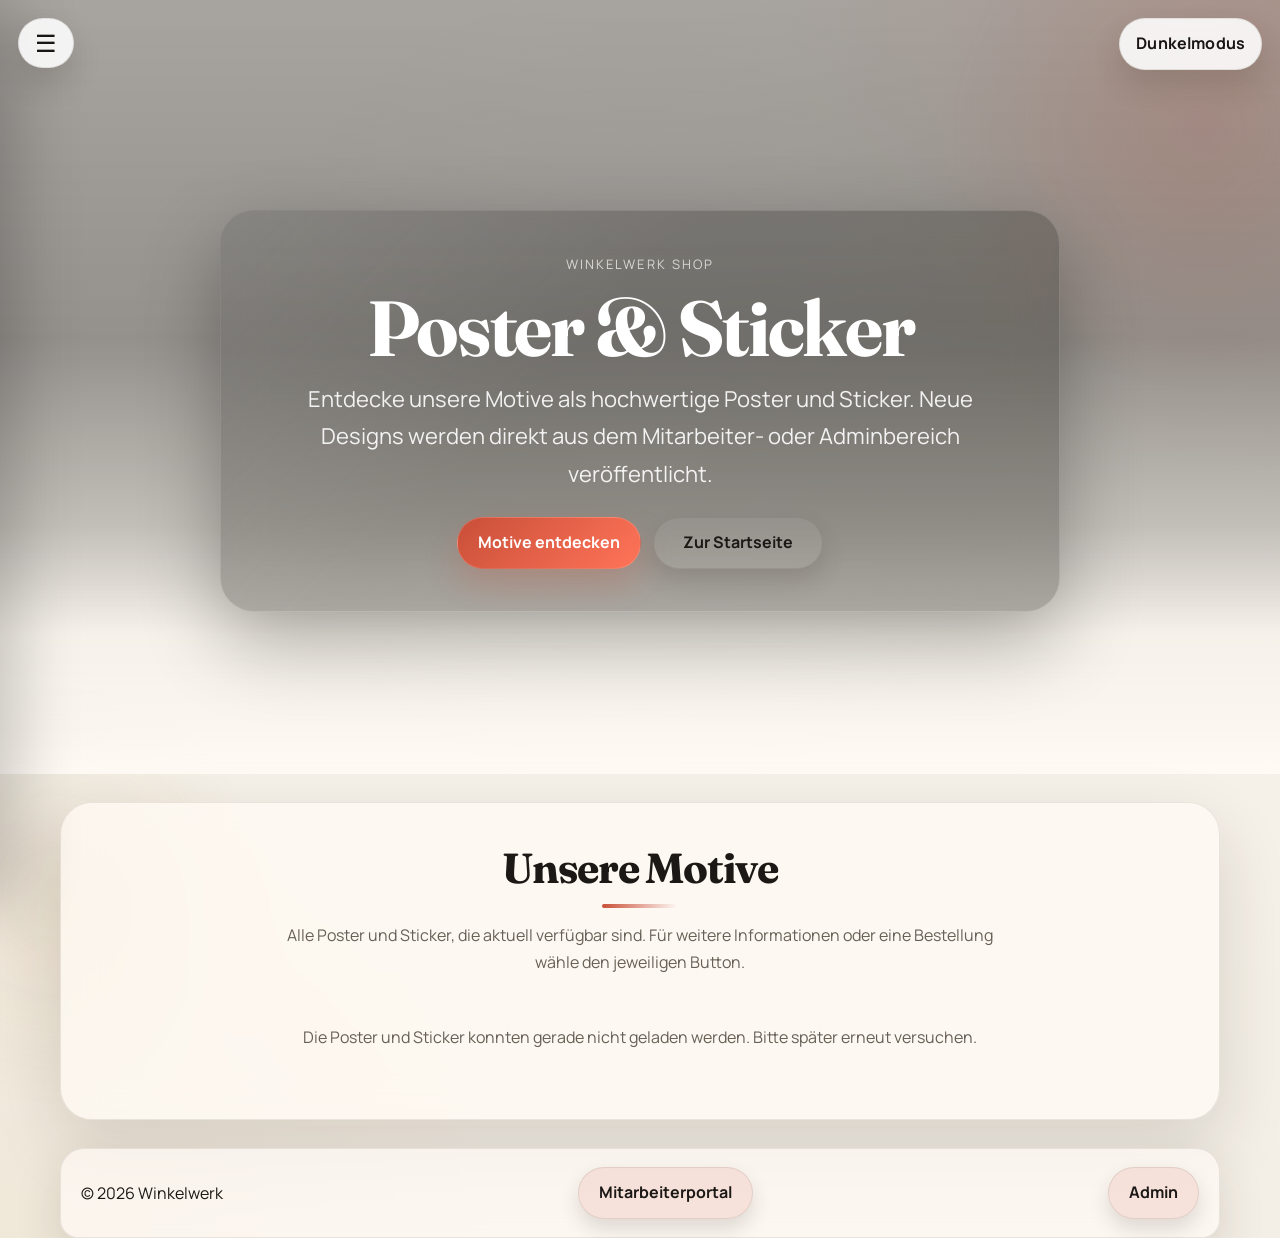
<file: poster-sticker/index.html>
<!DOCTYPE html>
<html lang="de">
<head>
  <meta charset="UTF-8">
  <meta name="viewport" content="width=device-width, initial-scale=1.0">
  <meta name="apple-mobile-web-app-capable" content="yes">
  <meta name="apple-mobile-web-app-title" content="Winkelwerk Poster & Sticker">
  <meta name="apple-mobile-web-app-status-bar-style" content="black-translucent">
  <meta name="theme-color" content="#2b2b2b">
  <meta name="color-scheme" content="light dark">
  <title>Winkelwerk Poster & Sticker</title>
  <link rel="icon" type="image/png" href="../winkelwerlk.png">
  <link rel="apple-touch-icon" sizes="180x180" href="../apple-touch-icon.png">
  <link rel="manifest" href="../manifest.webmanifest">
  <script src="../app-config.js"></script>
  <script src="../script.js" defer></script>
  <link rel="stylesheet" href="../style.css">
</head>

<body>
  <div class="maintenance-screen" id="maintenanceScreen" aria-live="polite">
    <div class="maintenance-card">
      <img src="../winkelwerlk.png" alt="Winkelwerk">
      <p class="maintenance-kicker">Bitte etwas Geduld</p>
      <h2>Website wird gerade bearbeitet</h2>
      <p id="maintenanceMessage">Bitte später erneut versuchen.</p>
    </div>
  </div>

  <div class="menu-icon" onclick="toggleMenu()">&#9776;</div>
  <button class="theme-toggle" id="themeToggle" type="button" aria-label="Zum Dunkelmodus wechseln">Dunkelmodus</button>

  <nav id="sideMenu">
    <a href="../" onclick="toggleMenu()">Startseite</a>
    <a href="../men%C3%BC/" onclick="toggleMenu()">Men&uuml;</a>
    <a href="../getr%C3%A4nke/" onclick="toggleMenu()">Getr&auml;nke</a>
    <a href="../bestellen/" onclick="toggleMenu()">Bestellen</a>
    <a href="./" onclick="toggleMenu()">Poster &amp; Sticker</a>
    <a href="../sticker/" onclick="toggleMenu()">Sticker</a>
    <a href="../#about" onclick="toggleMenu()">&Uuml;ber uns</a>
    <a href="../#contact" onclick="toggleMenu()">Kontakt</a>
    <a href="../#location" onclick="toggleMenu()">Standort</a>
    <a href="../inbox/" onclick="toggleMenu()">Postfach</a>
  </nav>

  <header>
    <div class="hero-content">
      <p class="page-eyebrow">Winkelwerk Shop</p>
      <h1>Poster &amp; Sticker</h1>
      <p>Entdecke unsere Motive als hochwertige Poster und Sticker. Neue Designs werden direkt aus dem Mitarbeiter- oder Adminbereich veröffentlicht.</p>
      <div class="hero-actions">
        <a class="btn" href="#produkte">Motive entdecken</a>
        <a class="ghost-btn" href="../">Zur Startseite</a>
      </div>
    </div>
  </header>

  <section id="produkte">
    <h2>Unsere Motive</h2>
    <p class="menu-copy">Alle Poster und Sticker, die aktuell verfügbar sind. Für weitere Informationen oder eine Bestellung wähle den jeweiligen Button.</p>
    <div class="menu" id="printProductGrid" aria-live="polite"></div>
    <p class="menu-state is-hidden" id="printProductState"></p>
  </section>

  <footer>
    <div class="footer-row">
      <p>&copy; 2026 Winkelwerk</p>
      <a class="footer-admin-link" href="../mitarbeiter/">Mitarbeiterportal</a>
      <a class="footer-admin-link" href="../admin/">Admin</a>
    </div>
  </footer>

  <script>
    const root = document.documentElement;
    const appConfig = window.WINKELWERK_APP_CONFIG || {};
    const themeToggle = document.getElementById("themeToggle");
    const themeMeta = document.querySelector('meta[name="theme-color"]');
    const storageKey = "winkelwerk-desktop-theme";
    const prefersDark = window.matchMedia("(prefers-color-scheme: dark)");
    const productGrid = document.getElementById("printProductGrid");
    const productState = document.getElementById("printProductState");
    const maintenanceScreen = document.getElementById("maintenanceScreen");
    const maintenanceMessage = document.getElementById("maintenanceMessage");
    const defaultSiteSettings = {
      maintenanceMode: false,
      maintenanceMessage: "Website wird gerade bearbeitet. Bitte später erneut versuchen."
    };

    function isDesktopDevice() {
      return window.matchMedia("(hover: hover) and (pointer: fine)").matches;
    }

    function getSystemTheme() {
      return prefersDark.matches ? "dark" : "light";
    }

    function applyTheme(theme) {
      const nextModeLabel = theme === "dark" ? "Hellmodus" : "Dunkelmodus";
      root.setAttribute("data-theme", theme);

      if (themeMeta) {
        themeMeta.setAttribute("content", theme === "dark" ? "#0f1013" : "#fffaf4");
      }

      if (themeToggle) {
        themeToggle.textContent = nextModeLabel;
        themeToggle.setAttribute("aria-label", "Zum " + nextModeLabel + " wechseln");
      }
    }

    function syncThemeWithDevice() {
      const savedTheme = localStorage.getItem(storageKey);
      applyTheme(isDesktopDevice() ? (savedTheme || getSystemTheme()) : getSystemTheme());
    }

    function getApiBaseUrl() {
      return String(appConfig.pushFunctionUrl || appConfig.pushApiBaseUrl || "").replace(/\/+$/, "");
    }

    function apiConfigured() {
      return Boolean(getApiBaseUrl());
    }

    function normalizeSiteSettings(settings) {
      return {
        maintenanceMode: Boolean(settings && settings.maintenanceMode),
        maintenanceMessage: String(settings && settings.maintenanceMessage ? settings.maintenanceMessage : defaultSiteSettings.maintenanceMessage).trim()
          || defaultSiteSettings.maintenanceMessage
      };
    }

    function applySiteSettings(settings) {
      const normalized = normalizeSiteSettings(settings);

      if (maintenanceMessage) {
        maintenanceMessage.textContent = normalized.maintenanceMessage;
      }

      document.body.classList.toggle("site-maintenance-active", normalized.maintenanceMode);

      if (maintenanceScreen) {
        maintenanceScreen.setAttribute("aria-hidden", normalized.maintenanceMode ? "false" : "true");
      }
    }

    function normalizePrintProduct(item) {
      const itemType = String(item && (item.itemType || item.type) ? item.itemType || item.type : "").trim().toLowerCase();

      return {
        title: String(item && item.title ? item.title : "").trim(),
        description: String(item && item.description ? item.description : "").trim(),
        imageUrl: String(item && item.imageUrl ? item.imageUrl : "").trim(),
        category: String(item && item.category ? item.category : "").trim(),
        badge: String(item && item.badge ? item.badge : "").trim(),
        price: String(item && item.price ? item.price : "").trim(),
        ctaLabel: String(item && item.ctaLabel ? item.ctaLabel : "").trim(),
        ctaUrl: String(item && item.ctaUrl ? item.ctaUrl : "").trim(),
        itemType: itemType === "sticker" ? "sticker" : "poster"
      };
    }

    function resolvePublicUrl(value) {
      const raw = String(value || "").trim();

      if (!raw) {
        return "";
      }

      try {
        const url = new URL(raw, window.location.href);
        return url.protocol === "http:" || url.protocol === "https:" ? url.href : "";
      } catch (error) {
        return "";
      }
    }

    function setProductState(message, hidden) {
      productState.textContent = message;
      productState.classList.toggle("is-hidden", Boolean(hidden));
    }

    function createTag(label) {
      const tag = document.createElement("span");
      tag.className = "menu-card-tag";
      tag.textContent = label;
      return tag;
    }

    function createProductCard(item) {
      const article = document.createElement("article");
      article.className = "card menu-card";

      const imageUrl = resolvePublicUrl(item.imageUrl);

      if (imageUrl) {
        const image = document.createElement("img");
        image.src = imageUrl;
        image.alt = item.title || (item.itemType === "sticker" ? "Sticker" : "Poster");
        image.loading = "lazy";
        article.appendChild(image);
      }

      const body = document.createElement("div");
      body.className = "menu-card-body";

      const header = document.createElement("div");
      header.className = "menu-card-header";

      const title = document.createElement("h3");
      title.className = "menu-card-title";
      title.textContent = item.title || "Ohne Titel";
      header.appendChild(title);

      if (item.price) {
        const price = document.createElement("span");
        price.className = "menu-card-price";
        price.textContent = item.price;
        header.appendChild(price);
      }

      body.appendChild(header);

      const tags = document.createElement("div");
      tags.className = "menu-card-tags";
      tags.appendChild(createTag(item.itemType === "sticker" ? "Sticker" : "Poster"));

      if (item.category) {
        tags.appendChild(createTag(item.category));
      }

      if (item.badge) {
        tags.appendChild(createTag(item.badge));
      }

      body.appendChild(tags);

      const description = document.createElement("p");
      description.className = "menu-card-description";
      description.textContent = item.description;
      body.appendChild(description);

      const ctaUrl = resolvePublicUrl(item.ctaUrl);

      if (item.ctaLabel && ctaUrl) {
        const link = document.createElement("a");
        link.className = "menu-card-link";
        link.href = ctaUrl;
        link.textContent = item.ctaLabel;
        body.appendChild(link);
      }

      article.appendChild(body);
      return article;
    }

    function renderProducts(items) {
      const products = (Array.isArray(items) ? items : [])
        .map(normalizePrintProduct)
        .filter(function (item) {
          return item.title && item.description;
        });

      productGrid.replaceChildren();

      if (!products.length) {
        setProductState("Noch keine Poster oder Sticker veröffentlicht. Neue Motive können im Mitarbeiter- oder Adminbereich angelegt werden.", false);
        return;
      }

      const fragment = document.createDocumentFragment();
      products.forEach(function (item) {
        fragment.appendChild(createProductCard(item));
      });

      productGrid.appendChild(fragment);
      setProductState("", true);
    }

    async function loadSiteSettings() {
      if (!apiConfigured()) {
        applySiteSettings(defaultSiteSettings);
        return;
      }

      try {
        const response = await fetch(getApiBaseUrl() + "/site-settings", { cache: "no-store" });

        if (!response.ok) {
          throw new Error("Site settings request failed");
        }

        const result = await response.json();
        applySiteSettings(result && result.settings ? result.settings : defaultSiteSettings);
      } catch (error) {
        console.log(error);
        applySiteSettings(defaultSiteSettings);
      }
    }

    async function loadProducts() {
      if (!apiConfigured()) {
        renderProducts([]);
        return;
      }

      try {
        const response = await fetch(getApiBaseUrl() + "/print-products", { cache: "no-store" });

        if (!response.ok) {
          throw new Error("Print product request failed");
        }

        const result = await response.json();
        renderProducts(Array.isArray(result && result.items) ? result.items : []);
      } catch (error) {
        console.log(error);
        setProductState("Die Poster und Sticker konnten gerade nicht geladen werden. Bitte später erneut versuchen.", false);
      }
    }

    themeToggle.addEventListener("click", function () {
      if (!isDesktopDevice()) {
        return;
      }

      const nextTheme = root.getAttribute("data-theme") === "dark" ? "light" : "dark";
      localStorage.setItem(storageKey, nextTheme);
      applyTheme(nextTheme);
    });

    function handleSystemThemeChange() {
      if (!isDesktopDevice()) {
        applyTheme(getSystemTheme());
      }
    }

    if (typeof prefersDark.addEventListener === "function") {
      prefersDark.addEventListener("change", handleSystemThemeChange);
    } else if (typeof prefersDark.addListener === "function") {
      prefersDark.addListener(handleSystemThemeChange);
    }

    window.addEventListener("resize", syncThemeWithDevice);

    if ("serviceWorker" in navigator) {
      navigator.serviceWorker.register("../service-worker.js", { scope: "../" }).catch(function (error) {
        console.log(error);
      });
    }

    syncThemeWithDevice();
    loadSiteSettings();
    loadProducts();
  </script>
</body>
</html>
</file>
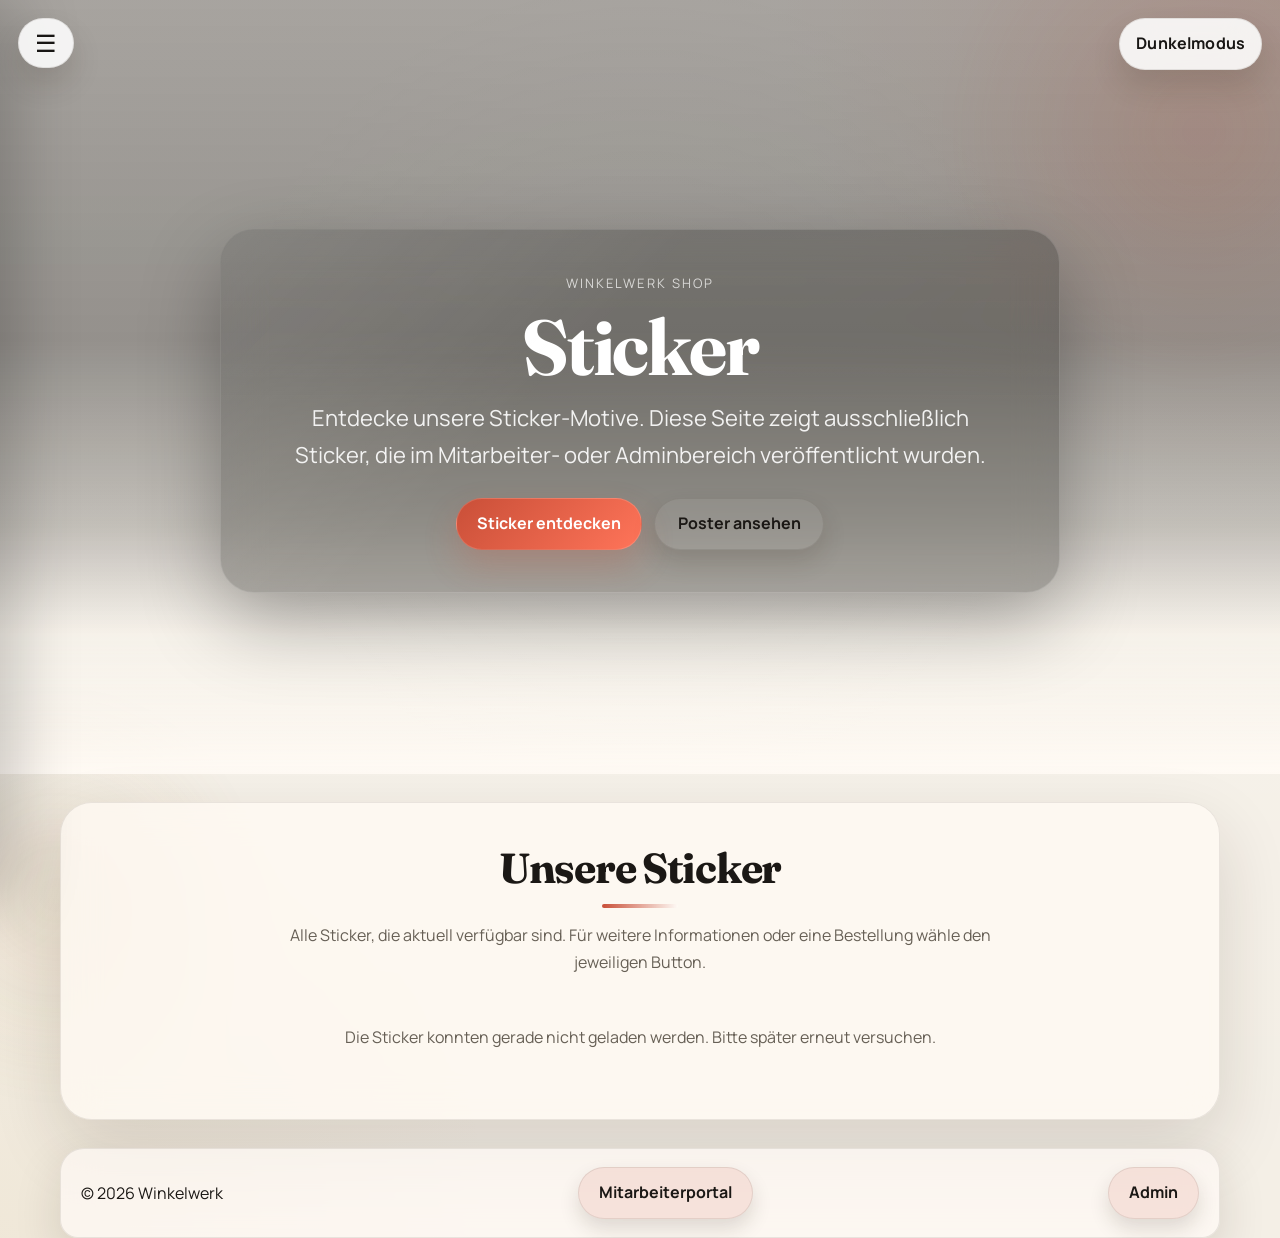
<file: sticker/index.html>
<!DOCTYPE html>
<html lang="de">
<head>
  <meta charset="UTF-8">
  <meta name="viewport" content="width=device-width, initial-scale=1.0">
  <meta name="apple-mobile-web-app-capable" content="yes">
  <meta name="apple-mobile-web-app-title" content="Winkelwerk Sticker">
  <meta name="apple-mobile-web-app-status-bar-style" content="black-translucent">
  <meta name="theme-color" content="#2b2b2b">
  <meta name="color-scheme" content="light dark">
  <title>Winkelwerk Sticker</title>
  <link rel="icon" type="image/png" href="../winkelwerlk.png">
  <link rel="apple-touch-icon" sizes="180x180" href="../apple-touch-icon.png">
  <link rel="manifest" href="../manifest.webmanifest">
  <script src="../app-config.js"></script>
  <script src="../script.js" defer></script>
  <link rel="stylesheet" href="../style.css">
</head>

<body>
  <div class="maintenance-screen" id="maintenanceScreen" aria-live="polite">
    <div class="maintenance-card">
      <img src="../winkelwerlk.png" alt="Winkelwerk">
      <p class="maintenance-kicker">Bitte etwas Geduld</p>
      <h2>Website wird gerade bearbeitet</h2>
      <p id="maintenanceMessage">Bitte später erneut versuchen.</p>
    </div>
  </div>

  <div class="menu-icon" onclick="toggleMenu()">&#9776;</div>
  <button class="theme-toggle" id="themeToggle" type="button" aria-label="Zum Dunkelmodus wechseln">Dunkelmodus</button>

  <nav id="sideMenu">
    <a href="../" onclick="toggleMenu()">Startseite</a>
    <a href="../men%C3%BC/" onclick="toggleMenu()">Men&uuml;</a>
    <a href="../getr%C3%A4nke/" onclick="toggleMenu()">Getr&auml;nke</a>
    <a href="../bestellen/" onclick="toggleMenu()">Bestellen</a>
    <a href="../poster-sticker/" onclick="toggleMenu()">Poster</a>
    <a href="./" onclick="toggleMenu()">Sticker</a>
    <a href="../#about" onclick="toggleMenu()">&Uuml;ber uns</a>
    <a href="../#contact" onclick="toggleMenu()">Kontakt</a>
    <a href="../#location" onclick="toggleMenu()">Standort</a>
    <a href="../inbox/" onclick="toggleMenu()">Postfach</a>
  </nav>

  <header>
    <div class="hero-content">
      <p class="page-eyebrow">Winkelwerk Shop</p>
      <h1>Sticker</h1>
      <p>Entdecke unsere Sticker-Motive. Diese Seite zeigt ausschließlich Sticker, die im Mitarbeiter- oder Adminbereich veröffentlicht wurden.</p>
      <div class="hero-actions">
        <a class="btn" href="#sticker">Sticker entdecken</a>
        <a class="ghost-btn" href="../poster-sticker/">Poster ansehen</a>
      </div>
    </div>
  </header>

  <section id="sticker">
    <h2>Unsere Sticker</h2>
    <p class="menu-copy">Alle Sticker, die aktuell verfügbar sind. Für weitere Informationen oder eine Bestellung wähle den jeweiligen Button.</p>
    <div class="menu" id="stickerGrid" aria-live="polite"></div>
    <p class="menu-state is-hidden" id="stickerState"></p>
  </section>

  <footer>
    <div class="footer-row">
      <p>&copy; 2026 Winkelwerk</p>
      <a class="footer-admin-link" href="../mitarbeiter/">Mitarbeiterportal</a>
      <a class="footer-admin-link" href="../admin/">Admin</a>
    </div>
  </footer>

  <script>
    const root = document.documentElement;
    const appConfig = window.WINKELWERK_APP_CONFIG || {};
    const themeToggle = document.getElementById("themeToggle");
    const themeMeta = document.querySelector('meta[name="theme-color"]');
    const storageKey = "winkelwerk-desktop-theme";
    const prefersDark = window.matchMedia("(prefers-color-scheme: dark)");
    const stickerGrid = document.getElementById("stickerGrid");
    const stickerState = document.getElementById("stickerState");
    const maintenanceScreen = document.getElementById("maintenanceScreen");
    const maintenanceMessage = document.getElementById("maintenanceMessage");
    const defaultSiteSettings = {
      maintenanceMode: false,
      maintenanceMessage: "Website wird gerade bearbeitet. Bitte später erneut versuchen."
    };

    function isDesktopDevice() {
      return window.matchMedia("(hover: hover) and (pointer: fine)").matches;
    }

    function getSystemTheme() {
      return prefersDark.matches ? "dark" : "light";
    }

    function applyTheme(theme) {
      const nextModeLabel = theme === "dark" ? "Hellmodus" : "Dunkelmodus";
      root.setAttribute("data-theme", theme);

      if (themeMeta) {
        themeMeta.setAttribute("content", theme === "dark" ? "#0f1013" : "#fffaf4");
      }

      themeToggle.textContent = nextModeLabel;
      themeToggle.setAttribute("aria-label", "Zum " + nextModeLabel + " wechseln");
    }

    function syncThemeWithDevice() {
      const savedTheme = localStorage.getItem(storageKey);
      applyTheme(isDesktopDevice() ? (savedTheme || getSystemTheme()) : getSystemTheme());
    }

    function getApiBaseUrl() {
      return String(appConfig.pushFunctionUrl || appConfig.pushApiBaseUrl || "").replace(/\/+$/, "");
    }

    function normalizeSiteSettings(settings) {
      return {
        maintenanceMode: Boolean(settings && settings.maintenanceMode),
        maintenanceMessage: String(settings && settings.maintenanceMessage ? settings.maintenanceMessage : defaultSiteSettings.maintenanceMessage).trim()
          || defaultSiteSettings.maintenanceMessage
      };
    }

    function applySiteSettings(settings) {
      const normalized = normalizeSiteSettings(settings);
      maintenanceMessage.textContent = normalized.maintenanceMessage;
      document.body.classList.toggle("site-maintenance-active", normalized.maintenanceMode);
      maintenanceScreen.setAttribute("aria-hidden", normalized.maintenanceMode ? "false" : "true");
    }

    function resolvePublicUrl(value) {
      const raw = String(value || "").trim();
      if (!raw) {
        return "";
      }

      try {
        const url = new URL(raw, window.location.href);
        return url.protocol === "http:" || url.protocol === "https:" ? url.href : "";
      } catch (error) {
        return "";
      }
    }

    function setState(message, hidden) {
      stickerState.textContent = message;
      stickerState.classList.toggle("is-hidden", Boolean(hidden));
    }

    function createTag(label) {
      const tag = document.createElement("span");
      tag.className = "menu-card-tag";
      tag.textContent = label;
      return tag;
    }

    function normalizeSticker(item) {
      return {
        title: String(item && item.title ? item.title : "").trim(),
        description: String(item && item.description ? item.description : "").trim(),
        imageUrl: String(item && item.imageUrl ? item.imageUrl : "").trim(),
        category: String(item && item.category ? item.category : "").trim(),
        badge: String(item && item.badge ? item.badge : "").trim(),
        price: String(item && item.price ? item.price : "").trim(),
        ctaLabel: String(item && item.ctaLabel ? item.ctaLabel : "").trim(),
        ctaUrl: String(item && item.ctaUrl ? item.ctaUrl : "").trim()
      };
    }

    function createStickerCard(item) {
      const article = document.createElement("article");
      article.className = "card menu-card";
      const imageUrl = resolvePublicUrl(item.imageUrl);

      if (imageUrl) {
        const image = document.createElement("img");
        image.src = imageUrl;
        image.alt = item.title || "Sticker";
        image.loading = "lazy";
        article.appendChild(image);
      }

      const body = document.createElement("div");
      body.className = "menu-card-body";
      const header = document.createElement("div");
      header.className = "menu-card-header";
      const title = document.createElement("h3");
      title.className = "menu-card-title";
      title.textContent = item.title || "Ohne Titel";
      header.appendChild(title);

      if (item.price) {
        const price = document.createElement("span");
        price.className = "menu-card-price";
        price.textContent = item.price;
        header.appendChild(price);
      }

      body.appendChild(header);
      const tags = document.createElement("div");
      tags.className = "menu-card-tags";
      tags.appendChild(createTag("Sticker"));
      if (item.category) {
        tags.appendChild(createTag(item.category));
      }
      if (item.badge) {
        tags.appendChild(createTag(item.badge));
      }
      body.appendChild(tags);

      const description = document.createElement("p");
      description.className = "menu-card-description";
      description.textContent = item.description;
      body.appendChild(description);

      const ctaUrl = resolvePublicUrl(item.ctaUrl);
      if (item.ctaLabel && ctaUrl) {
        const link = document.createElement("a");
        link.className = "menu-card-link";
        link.href = ctaUrl;
        link.textContent = item.ctaLabel;
        body.appendChild(link);
      }

      article.appendChild(body);
      return article;
    }

    function renderStickers(items) {
      const stickers = (Array.isArray(items) ? items : []).map(normalizeSticker).filter(function (item) {
        return item.title && item.description;
      });
      stickerGrid.replaceChildren();

      if (!stickers.length) {
        setState("Noch keine Sticker veröffentlicht. Neue Sticker können im Mitarbeiter- oder Adminbereich angelegt werden.", false);
        return;
      }

      const fragment = document.createDocumentFragment();
      stickers.forEach(function (item) {
        fragment.appendChild(createStickerCard(item));
      });
      stickerGrid.appendChild(fragment);
      setState("", true);
    }

    async function loadSiteSettings() {
      const apiBaseUrl = getApiBaseUrl();
      if (!apiBaseUrl) {
        applySiteSettings(defaultSiteSettings);
        return;
      }

      try {
        const response = await fetch(apiBaseUrl + "/site-settings", { cache: "no-store" });
        if (!response.ok) {
          throw new Error("Site settings request failed");
        }
        const result = await response.json();
        applySiteSettings(result && result.settings ? result.settings : defaultSiteSettings);
      } catch (error) {
        console.log(error);
        applySiteSettings(defaultSiteSettings);
      }
    }

    async function loadStickers() {
      const apiBaseUrl = getApiBaseUrl();
      if (!apiBaseUrl) {
        renderStickers([]);
        return;
      }

      try {
        const response = await fetch(apiBaseUrl + "/print-products?type=sticker", { cache: "no-store" });
        if (!response.ok) {
          throw new Error("Sticker request failed");
        }
        const result = await response.json();
        renderStickers(Array.isArray(result && result.items) ? result.items : []);
      } catch (error) {
        console.log(error);
        setState("Die Sticker konnten gerade nicht geladen werden. Bitte später erneut versuchen.", false);
      }
    }

    themeToggle.addEventListener("click", function () {
      if (!isDesktopDevice()) {
        return;
      }
      const nextTheme = root.getAttribute("data-theme") === "dark" ? "light" : "dark";
      localStorage.setItem(storageKey, nextTheme);
      applyTheme(nextTheme);
    });

    function handleSystemThemeChange() {
      if (!isDesktopDevice()) {
        applyTheme(getSystemTheme());
      }
    }

    if (typeof prefersDark.addEventListener === "function") {
      prefersDark.addEventListener("change", handleSystemThemeChange);
    } else if (typeof prefersDark.addListener === "function") {
      prefersDark.addListener(handleSystemThemeChange);
    }

    window.addEventListener("resize", syncThemeWithDevice);

    if ("serviceWorker" in navigator) {
      navigator.serviceWorker.register("../service-worker.js", { scope: "../" }).catch(function (error) {
        console.log(error);
      });
    }

    syncThemeWithDevice();
    loadSiteSettings();
    loadStickers();
  </script>
</body>
</html>
</file>
<file: style.css>
@import url("https://fonts.googleapis.com/css2?family=Fraunces:opsz,wght@9..144,600;9..144,700;9..144,800&family=Manrope:wght@400;500;600;700;800&display=swap");

:root {
  color-scheme: light;
  --page-bg: #f4efe6;
  --page-bg-soft: #fbf7f1;
  --surface: rgba(255, 250, 244, 0.78);
  --surface-strong: rgba(255, 252, 248, 0.96);
  --surface-solid: #fffaf5;
  --surface-overlay: rgba(255, 255, 255, 0.14);
  --text: #1b1815;
  --muted: #676056;
  --line: rgba(39, 28, 19, 0.09);
  --accent: #c94f38;
  --accent-hover: #ae3e29;
  --accent-soft: rgba(201, 79, 56, 0.12);
  --shadow: rgba(43, 27, 16, 0.14);
  --shadow-strong: rgba(43, 27, 16, 0.22);
  --field-bg: rgba(255, 255, 255, 0.92);
  --field-color: #1b1815;
  --field-border: rgba(41, 30, 21, 0.14);
  --hero-panel-bg: rgba(12, 11, 10, 0.28);
  --hero-panel-shadow: rgba(0, 0, 0, 0.3);
  --hero-fade-1: rgba(13, 11, 10, 0.34);
  --hero-fade-2: rgba(13, 11, 10, 0.42);
  --hero-fade-3: rgba(13, 11, 10, 0.22);
  --hero-fade-4: rgba(255, 250, 244, 0.12);
  --hero-fade-5: rgba(255, 250, 244, 0.58);
  --hero-fade-6: #fffaf4;
  --hero-glow: rgba(255, 255, 255, 0.08);
  --nav-bg: rgba(18, 16, 15, 0.92);
  --nav-link-color: #ffffff;
  --nav-border: rgba(255, 255, 255, 0.09);
  --nav-muted: rgba(255, 255, 255, 0.72);
  --menu-icon-bg: rgba(15, 14, 13, 0.8);
  --menu-icon-color: #ffffff;
  --toggle-bg: rgba(255, 255, 255, 0.88);
  --toggle-color: #181614;
  --toggle-border: rgba(34, 25, 18, 0.08);
  --footer-bg: rgba(255, 250, 245, 0.72);
  --footer-text: #1b1815;
}

@media (prefers-color-scheme: dark) {
  :root {
    color-scheme: dark;
    --page-bg: #0c0f14;
    --page-bg-soft: #11151b;
    --surface: rgba(18, 21, 27, 0.78);
    --surface-strong: rgba(20, 24, 31, 0.95);
    --surface-solid: #151922;
    --surface-overlay: rgba(255, 255, 255, 0.06);
    --text: #f3f6fb;
    --muted: #a3adba;
    --line: rgba(255, 255, 255, 0.08);
    --accent: #ff6a52;
    --accent-hover: #ff5b41;
    --accent-soft: rgba(255, 106, 82, 0.14);
    --shadow: rgba(0, 0, 0, 0.34);
    --shadow-strong: rgba(0, 0, 0, 0.46);
    --field-bg: rgba(15, 18, 24, 0.94);
    --field-color: #f3f6fb;
    --field-border: rgba(255, 255, 255, 0.1);
    --hero-panel-bg: rgba(6, 7, 10, 0.3);
    --hero-panel-shadow: rgba(0, 0, 0, 0.4);
    --hero-fade-1: rgba(5, 6, 8, 0.58);
    --hero-fade-2: rgba(5, 6, 8, 0.48);
    --hero-fade-3: rgba(5, 6, 8, 0.24);
    --hero-fade-4: rgba(13, 16, 22, 0.16);
    --hero-fade-5: rgba(13, 16, 22, 0.72);
    --hero-fade-6: #0c0f14;
    --hero-glow: rgba(255, 255, 255, 0.04);
    --nav-bg: rgba(8, 9, 12, 0.94);
    --nav-link-color: #ffffff;
    --nav-border: rgba(255, 255, 255, 0.08);
    --nav-muted: rgba(255, 255, 255, 0.62);
    --menu-icon-bg: rgba(12, 13, 16, 0.84);
    --menu-icon-color: #ffffff;
    --toggle-bg: rgba(17, 20, 26, 0.92);
    --toggle-color: #f4f6fb;
    --toggle-border: rgba(255, 255, 255, 0.12);
    --footer-bg: rgba(14, 17, 22, 0.78);
    --footer-text: #f3f6fb;
  }
}

html[data-theme="light"] {
  color-scheme: light;
  --page-bg: #f4efe6;
  --page-bg-soft: #fbf7f1;
  --surface: rgba(255, 250, 244, 0.78);
  --surface-strong: rgba(255, 252, 248, 0.96);
  --surface-solid: #fffaf5;
  --surface-overlay: rgba(255, 255, 255, 0.14);
  --text: #1b1815;
  --muted: #676056;
  --line: rgba(39, 28, 19, 0.09);
  --accent: #c94f38;
  --accent-hover: #ae3e29;
  --accent-soft: rgba(201, 79, 56, 0.12);
  --shadow: rgba(43, 27, 16, 0.14);
  --shadow-strong: rgba(43, 27, 16, 0.22);
  --field-bg: rgba(255, 255, 255, 0.92);
  --field-color: #1b1815;
  --field-border: rgba(41, 30, 21, 0.14);
  --hero-panel-bg: rgba(12, 11, 10, 0.28);
  --hero-panel-shadow: rgba(0, 0, 0, 0.3);
  --hero-fade-1: rgba(13, 11, 10, 0.34);
  --hero-fade-2: rgba(13, 11, 10, 0.42);
  --hero-fade-3: rgba(13, 11, 10, 0.22);
  --hero-fade-4: rgba(255, 250, 244, 0.12);
  --hero-fade-5: rgba(255, 250, 244, 0.58);
  --hero-fade-6: #fffaf4;
  --hero-glow: rgba(255, 255, 255, 0.08);
  --nav-bg: rgba(18, 16, 15, 0.92);
  --nav-link-color: #ffffff;
  --nav-border: rgba(255, 255, 255, 0.09);
  --nav-muted: rgba(255, 255, 255, 0.72);
  --menu-icon-bg: rgba(15, 14, 13, 0.8);
  --menu-icon-color: #ffffff;
  --toggle-bg: rgba(255, 255, 255, 0.88);
  --toggle-color: #181614;
  --toggle-border: rgba(34, 25, 18, 0.08);
  --footer-bg: rgba(255, 250, 245, 0.72);
  --footer-text: #1b1815;
}

html[data-theme="dark"] {
  color-scheme: dark;
  --page-bg: #0c0f14;
  --page-bg-soft: #11151b;
  --surface: rgba(18, 21, 27, 0.78);
  --surface-strong: rgba(20, 24, 31, 0.95);
  --surface-solid: #151922;
  --surface-overlay: rgba(255, 255, 255, 0.06);
  --text: #f3f6fb;
  --muted: #a3adba;
  --line: rgba(255, 255, 255, 0.08);
  --accent: #ff6a52;
  --accent-hover: #ff5b41;
  --accent-soft: rgba(255, 106, 82, 0.14);
  --shadow: rgba(0, 0, 0, 0.34);
  --shadow-strong: rgba(0, 0, 0, 0.46);
  --field-bg: rgba(15, 18, 24, 0.94);
  --field-color: #f3f6fb;
  --field-border: rgba(255, 255, 255, 0.1);
  --hero-panel-bg: rgba(6, 7, 10, 0.3);
  --hero-panel-shadow: rgba(0, 0, 0, 0.4);
  --hero-fade-1: rgba(5, 6, 8, 0.58);
  --hero-fade-2: rgba(5, 6, 8, 0.48);
  --hero-fade-3: rgba(5, 6, 8, 0.24);
  --hero-fade-4: rgba(13, 16, 22, 0.16);
  --hero-fade-5: rgba(13, 16, 22, 0.72);
  --hero-fade-6: #0c0f14;
  --hero-glow: rgba(255, 255, 255, 0.04);
  --nav-bg: rgba(8, 9, 12, 0.94);
  --nav-link-color: #ffffff;
  --nav-border: rgba(255, 255, 255, 0.08);
  --nav-muted: rgba(255, 255, 255, 0.62);
  --menu-icon-bg: rgba(12, 13, 16, 0.84);
  --menu-icon-color: #ffffff;
  --toggle-bg: rgba(17, 20, 26, 0.92);
  --toggle-color: #f4f6fb;
  --toggle-border: rgba(255, 255, 255, 0.12);
  --footer-bg: rgba(14, 17, 22, 0.78);
  --footer-text: #f3f6fb;
}

* {
  box-sizing: border-box;
  margin: 0;
  padding: 0;
  font-family: "Manrope", "Segoe UI", "Helvetica Neue", Arial, sans-serif;
}

html {
  scroll-behavior: smooth;
}

body {
  min-height: 100vh;
  position: relative;
  isolation: isolate;
  overflow-x: hidden;
  background:
    radial-gradient(circle at top right, rgba(255, 132, 102, 0.16), transparent 28%),
    radial-gradient(circle at bottom left, rgba(201, 167, 96, 0.1), transparent 28%),
    linear-gradient(180deg, rgba(255, 255, 255, 0.28), rgba(255, 255, 255, 0)),
    var(--page-bg);
  color: var(--text);
  line-height: 1.6;
}

body::before,
body::after {
  content: "";
  position: fixed;
  pointer-events: none;
  z-index: -1;
  border-radius: 999px;
  filter: blur(28px);
  opacity: 0.9;
}

body::before {
  width: min(42vw, 520px);
  height: min(42vw, 520px);
  top: -10vw;
  right: -14vw;
  background: radial-gradient(circle, rgba(255, 124, 92, 0.2), rgba(255, 124, 92, 0) 68%);
}

body::after {
  width: min(34vw, 420px);
  height: min(34vw, 420px);
  left: -12vw;
  bottom: -16vw;
  background: radial-gradient(circle, rgba(183, 146, 96, 0.16), rgba(183, 146, 96, 0) 68%);
}

::selection {
  background: var(--accent-soft);
  color: var(--text);
}

a {
  color: inherit;
}

img {
  max-width: 100%;
  display: block;
}

h1,
h2,
h3,
h4,
h5,
h6,
.menu-card-title,
.message-card h2,
.menu-admin-title,
.maintenance-card h2,
.brand h1 {
  font-family: "Fraunces", Georgia, "Times New Roman", serif;
  font-weight: 700;
  line-height: 1.02;
  letter-spacing: -0.03em;
}

p {
  line-height: 1.7;
}

button,
input,
textarea,
select {
  font: inherit;
}

button,
.btn,
.ghost-btn,
.map-link,
.footer-admin-link,
.notify-toggle,
.theme-toggle {
  transition:
    transform 0.2s ease,
    background-color 0.2s ease,
    color 0.2s ease,
    border-color 0.2s ease,
    box-shadow 0.2s ease,
    opacity 0.2s ease;
}

button:hover,
.btn:hover,
.ghost-btn:hover,
.map-link:hover,
.footer-admin-link:hover,
.notify-toggle:hover,
.theme-toggle:hover {
  transform: translateY(-1px);
}

.menu-icon,
.theme-toggle {
  position: fixed;
  top: 18px;
  z-index: 2200;
  display: inline-flex;
  align-items: center;
  justify-content: center;
  min-height: 46px;
  padding: 12px 16px;
  border-radius: 999px;
  border: 1px solid var(--line);
  background: var(--toggle-bg);
  color: var(--toggle-color);
  box-shadow: 0 16px 30px var(--shadow);
  backdrop-filter: blur(18px) saturate(1.15);
}

.menu-icon {
  left: 18px;
  min-width: 52px;
  font-size: 24px;
  line-height: 1;
}

.theme-toggle {
  right: 18px;
  display: none;
  min-width: 142px;
  font-weight: 700;
  letter-spacing: 0.01em;
}

nav {
  position: fixed;
  inset: 0 auto 0 0;
  width: 286px;
  padding: 88px 0 20px;
  display: flex;
  flex-direction: column;
  gap: 6px;
  z-index: 1800;
  background:
    linear-gradient(180deg, rgba(255, 255, 255, 0.05), rgba(255, 255, 255, 0)),
    var(--nav-bg);
  border-right: 1px solid var(--nav-border);
  box-shadow: 24px 0 60px rgba(0, 0, 0, 0.2);
  backdrop-filter: blur(18px) saturate(1.1);
  transform: translateX(-102%);
  transition: transform 0.28s ease, background-color 0.28s ease;
}

nav.open {
  transform: translateX(0);
}

@media (hover: hover) {
  .menu-icon:hover ~ nav,
  nav:hover {
    transform: translateX(0);
  }
}

nav a {
  margin: 0 14px;
  padding: 14px 16px;
  border-radius: 16px;
  border: 1px solid transparent;
  color: var(--nav-link-color);
  text-decoration: none;
  font-weight: 700;
  letter-spacing: 0.01em;
  background: rgba(255, 255, 255, 0.02);
}

nav a:hover {
  background: rgba(255, 255, 255, 0.08);
  border-color: var(--nav-border);
  transform: translateX(4px);
}

.nav-divider {
  margin: 18px 14px 12px;
  border-top: 1px solid var(--nav-border);
}

.notify-toggle {
  margin: 0 14px;
  padding: 14px 14px 12px;
  border: 1px solid var(--line);
  border-radius: 20px;
  background: rgba(255, 255, 255, 0.06);
  color: var(--nav-link-color);
  display: flex;
  align-items: center;
  justify-content: space-between;
  gap: 12px;
  cursor: pointer;
  text-align: left;
  backdrop-filter: blur(12px);
  box-shadow: inset 0 1px 0 rgba(255, 255, 255, 0.04);
}

.notify-toggle:hover {
  background: rgba(255, 255, 255, 0.1);
}

.notify-copy {
  display: flex;
  flex-direction: column;
  gap: 4px;
}

.notify-title {
  font-size: 15px;
  font-weight: 700;
}

.notify-status {
  color: var(--nav-muted);
  font-size: 13px;
}

.notify-switch {
  position: relative;
  width: 48px;
  height: 28px;
  border-radius: 999px;
  background: rgba(255, 255, 255, 0.16);
  flex: 0 0 auto;
}

.notify-switch::after {
  content: "";
  position: absolute;
  top: 4px;
  left: 4px;
  width: 20px;
  height: 20px;
  border-radius: 50%;
  background: #ffffff;
  transition: transform 0.25s ease, background-color 0.25s ease;
}

.notify-toggle[data-state="on"] .notify-switch {
  background: var(--accent);
}

.notify-toggle[data-state="on"] .notify-switch::after {
  transform: translateX(20px);
}

.notify-toggle[disabled] {
  opacity: 0.6;
  cursor: not-allowed;
}

.notify-hint {
  margin: 12px 18px 0;
  color: var(--nav-muted);
  font-size: 12px;
  line-height: 1.55;
}

header {
  position: relative;
  min-height: clamp(620px, 86vh, 940px);
  display: flex;
  align-items: center;
  justify-content: center;
  text-align: center;
  padding: 120px 20px 72px;
  overflow: hidden;
  isolation: isolate;
  color: #ffffff;
}

header::before {
  content: "";
  position: absolute;
  inset: 0;
  background: url("https://www.gasthof-winkler.de/images/joomlaplates/festsaal.jpg") center/cover;
  transform: scale(1.08);
  filter: saturate(1.08) contrast(1.02) brightness(0.84);
  z-index: -2;
}

header::after {
  content: "";
  position: absolute;
  inset: 0;
  background:
    linear-gradient(
      to bottom,
      var(--hero-fade-1) 0%,
      var(--hero-fade-2) 44%,
      var(--hero-fade-3) 68%,
      var(--hero-fade-4) 82%,
      var(--hero-fade-5) 94%,
      var(--hero-fade-6) 100%
    ),
    radial-gradient(circle at center, var(--hero-glow), transparent 55%);
  z-index: -1;
}

.hero-content {
  position: relative;
  width: min(94vw, 840px);
  padding: clamp(28px, 5vw, 42px);
  border-radius: 34px;
  background: var(--hero-panel-bg);
  border: 1px solid rgba(255, 255, 255, 0.16);
  box-shadow: 0 30px 80px var(--hero-panel-shadow);
  backdrop-filter: blur(20px) saturate(1.1);
  overflow: hidden;
}

.hero-content::before {
  content: "";
  position: absolute;
  inset: 0;
  background:
    linear-gradient(135deg, rgba(255, 255, 255, 0.12), transparent 40%),
    linear-gradient(180deg, rgba(255, 255, 255, 0.03), transparent 50%);
  pointer-events: none;
}

header h1 {
  font-size: clamp(44px, 7vw, 78px);
  margin-bottom: 12px;
  color: #ffffff;
}

header p {
  max-width: 56ch;
  margin: 0 auto 24px;
  color: rgba(255, 255, 255, 0.9);
  font-size: clamp(18px, 2.2vw, 22px);
}

.page-eyebrow {
  margin-bottom: 14px;
  color: rgba(255, 255, 255, 0.72);
  font-size: 13px;
  letter-spacing: 0.16em;
  text-transform: uppercase;
}

.hero-actions {
  display: flex;
  flex-wrap: wrap;
  justify-content: center;
  gap: 12px;
}

.hero-actions .btn,
.hero-actions .ghost-btn {
  min-width: 170px;
}

.btn,
.ghost-btn,
.map-link,
.footer-admin-link {
  display: inline-flex;
  align-items: center;
  justify-content: center;
  min-height: 44px;
  padding: 12px 20px;
  border-radius: 999px;
  text-decoration: none;
  font-weight: 700;
}

.btn {
  background: linear-gradient(135deg, var(--accent), #ff7459);
  color: #ffffff;
  border: 1px solid rgba(255, 255, 255, 0.14);
  box-shadow: 0 16px 34px rgba(201, 79, 56, 0.24);
}

.btn:hover,
.btn:focus-visible {
  background: linear-gradient(135deg, var(--accent-hover), #ff6a4e);
  color: #ffffff;
  box-shadow: 0 18px 40px rgba(201, 79, 56, 0.28);
}

.ghost-btn {
  background: rgba(255, 255, 255, 0.06);
  color: var(--text);
  border: 1px solid var(--line);
  box-shadow: 0 12px 24px var(--shadow);
}

.ghost-btn:hover,
.ghost-btn:focus-visible {
  background: rgba(255, 255, 255, 0.12);
  border-color: rgba(255, 255, 255, 0.16);
}

section {
  width: min(1160px, calc(100% - 24px));
  margin: 28px auto;
  padding: clamp(28px, 4vw, 44px);
  border-radius: 32px;
  background: var(--surface);
  border: 1px solid var(--line);
  box-shadow: 0 28px 70px var(--shadow);
  backdrop-filter: blur(18px) saturate(1.1);
}

section > h2 {
  margin-bottom: 14px;
  text-align: center;
  font-size: clamp(28px, 3.5vw, 42px);
}

section > h2::after {
  content: "";
  display: block;
  width: 76px;
  height: 4px;
  margin: 14px auto 0;
  border-radius: 999px;
  background: linear-gradient(90deg, var(--accent), rgba(255, 255, 255, 0.28));
}

section > p {
  color: var(--muted);
}

.section-shell {
  width: min(100%, 1120px);
  margin: 0 auto;
}

.menu-copy,
.menu-state,
.lead,
.status,
.menu-admin-meta,
.menu-admin-description,
.menu-admin-extra,
.message-meta,
.empty-state,
.notify-hint,
.contact-panel p,
.map-panel p {
  color: var(--muted);
}

.menu-copy,
.menu-state {
  width: min(720px, 100%);
  margin: 0 auto 24px;
  text-align: center;
}

.menu-state {
  margin-top: 24px;
}

.menu-state.is-hidden {
  display: none;
}

.menu {
  width: min(1180px, 100%);
  margin: 0 auto;
  display: grid;
  grid-template-columns: repeat(auto-fit, minmax(260px, 1fr));
  gap: 22px;
}

.card,
.topbar,
.message-card,
.empty-state,
.gate-panel,
.admin-panel,
.editor-card,
.menu-library,
.menu-admin-item,
.contact-panel,
.map-panel {
  background: var(--surface-strong);
  color: var(--text);
  border: 1px solid var(--line);
  border-radius: 28px;
  box-shadow: 0 18px 42px var(--shadow);
}

.card {
  overflow: hidden;
}

.card:hover {
  transform: translateY(-6px);
  box-shadow: 0 24px 52px var(--shadow-strong);
}

.menu-card {
  text-align: left;
}

.menu-card img {
  width: 100%;
  aspect-ratio: 16 / 9; /* Oder 4/3 für etwas mehr Höhe */
  object-fit: cover;
  border-radius: 28px 28px 0 0;
  display: block;
}

.menu-card-body {
  display: grid;
  gap: 12px;
  padding: 18px 18px 20px;
}

.menu-card-header,
.menu-admin-header,
.topbar-row,
.admin-topbar,
.menu-library-topbar,
.footer-row {
  display: flex;
  align-items: flex-start;
  justify-content: space-between;
  gap: 12px;
}

.menu-card-title {
  font-size: 24px;
}

.menu-card-price {
  color: var(--accent);
  background: var(--accent-soft);
  border: 1px solid rgba(201, 79, 56, 0.12);
  padding: 6px 10px;
  border-radius: 999px;
  font-weight: 800;
  white-space: nowrap;
}

.menu-card-tags,
.menu-admin-tags,
.menu-admin-actions,
.actions,
.map-actions,
.action-row {
  display: flex;
  flex-wrap: wrap;
  gap: 8px;
}

.menu-card-tag,
.tag {
  display: inline-flex;
  align-items: center;
  padding: 6px 10px;
  border-radius: 999px;
  background: rgba(255, 255, 255, 0.04);
  border: 1px solid var(--line);
  color: var(--text);
  font-size: 12px;
  font-weight: 700;
}

.tag.is-muted {
  background: rgba(127, 127, 127, 0.1);
  color: var(--muted);
}

.menu-card-description,
.message-body,
.lead,
.contact-panel p,
.map-panel p {
  line-height: 1.7;
}

.menu-card-description {
  color: var(--muted);
}

.menu-card-link {
  width: fit-content;
  background: linear-gradient(135deg, var(--accent), #ff7459);
  color: #ffffff;
  box-shadow: 0 12px 28px rgba(201, 79, 56, 0.18);
}

.menu-card-link:hover,
.menu-card-link:focus-visible {
  color: #ffffff;
  background: linear-gradient(135deg, var(--accent-hover), #ff6a4e);
}

.catalog-layout {
  display: grid;
  grid-template-columns: minmax(0, 1.35fr) minmax(320px, 0.85fr);
  gap: 22px;
  align-items: start;
}

.catalog-panel,
.cart-panel {
  display: grid;
  gap: 18px;
}

.cart-panel {
  position: sticky;
  top: 96px;
  align-self: start;
}

.catalog-group {
  display: grid;
  gap: 16px;
}

.catalog-group-head {
  display: flex;
  align-items: flex-end;
  justify-content: space-between;
  gap: 12px;
}

.catalog-group-head h3 {
  font-size: clamp(22px, 3vw, 32px);
}

.catalog-group-head p {
  color: var(--muted);
}

.catalog-grid {
  display: grid;
  grid-template-columns: repeat(auto-fit, minmax(240px, 1fr));
  gap: 18px;
}

.catalog-card {
  text-align: left;
}

.catalog-card .menu-card-description {
  min-height: 4.8em;
}

.catalog-card-actions {
  display: flex;
  align-items: center;
  justify-content: space-between;
  gap: 12px;
  flex-wrap: wrap;
}

.quantity-control {
  display: inline-flex;
  align-items: center;
  gap: 8px;
  padding: 6px;
  border-radius: 999px;
  border: 1px solid var(--line);
  background: var(--surface-overlay);
}

.quantity-button {
  min-width: 38px;
  min-height: 38px;
  padding: 0 12px;
  border-radius: 999px;
}

.quantity-value {
  min-width: 28px;
  text-align: center;
  font-weight: 800;
}

.cart-card {
  padding: 22px;
  border-radius: 28px;
  border: 1px solid var(--line);
  background: var(--surface-strong);
  box-shadow: 0 18px 42px var(--shadow);
  display: grid;
  gap: 18px;
}

.cart-head {
  display: flex;
  align-items: flex-start;
  justify-content: space-between;
  gap: 12px;
}

.cart-list {
  display: grid;
  gap: 12px;
}

.cart-item {
  display: grid;
  gap: 10px;
  padding: 14px;
  border-radius: 20px;
  border: 1px solid var(--line);
  background: var(--surface-overlay);
}

.cart-item-top {
  display: flex;
  align-items: flex-start;
  justify-content: space-between;
  gap: 12px;
}

.cart-item-meta {
  color: var(--muted);
  font-size: 13px;
}

.cart-item-actions {
  display: flex;
  flex-wrap: wrap;
  gap: 8px;
}

.order-summary {
  display: grid;
  gap: 10px;
  padding-top: 14px;
  border-top: 1px solid var(--line);
}

.order-summary-row {
  display: flex;
  align-items: center;
  justify-content: space-between;
  gap: 12px;
  font-weight: 800;
}

.order-form {
  display: grid;
  gap: 14px;
  padding-top: 14px;
  border-top: 1px solid var(--line);
}

.order-form .btn,
.order-form .ghost-btn {
  width: 100%;
}

.order-status {
  min-height: 20px;
  font-size: 14px;
}

.order-empty {
  padding: 14px;
  border-radius: 18px;
  border: 1px dashed var(--field-border);
  color: var(--muted);
  line-height: 1.6;
}

.order-disclaimer {
  margin-top: 6px;
  padding: 14px 16px;
  border-radius: 18px;
  border: 1px solid var(--line);
  background: rgba(255, 255, 255, 0.04);
  color: var(--muted);
  font-size: 13px;
  line-height: 1.65;
}

.contact-panel,
.map-panel {
  padding: 26px;
}

.contact-meta {
  margin-top: 18px;
  display: grid;
  gap: 10px;
  padding: 14px 16px;
  border-radius: 22px;
  border: 1px solid var(--line);
  background: var(--surface-overlay);
}

.location-layout {
  display: grid;
  grid-template-columns: minmax(0, 0.95fr) minmax(320px, 1.05fr);
  gap: 22px;
  align-items: stretch;
}

.map-panel {
  display: grid;
  gap: 16px;
  text-align: left;
}

.map-frame {
  width: 100%;
  min-height: 340px;
  border: 1px solid var(--line);
  border-radius: 22px;
  box-shadow: 0 16px 36px var(--shadow);
}

.map-link {
  background: rgba(255, 255, 255, 0.06);
  color: var(--text);
  border: 1px solid var(--line);
  box-shadow: 0 12px 24px var(--shadow);
}

.map-link:hover,
.map-link:focus-visible {
  background: var(--accent);
  color: #ffffff;
  border-color: transparent;
}

footer {
  width: min(1160px, calc(100% - 24px));
  margin: 28px auto 0;
  padding: 18px 20px;
  border-radius: 24px 24px 18px 18px;
  background: var(--footer-bg);
  color: var(--footer-text);
  border: 1px solid var(--line);
  box-shadow: 0 20px 48px var(--shadow);
  backdrop-filter: blur(18px);
}

.footer-row {
  align-items: center;
}

.footer-admin-link {
  background: var(--accent-soft);
  color: var(--text);
  border: 1px solid var(--line);
  box-shadow: 0 10px 20px var(--shadow);
}

.footer-admin-link:hover,
.footer-admin-link:focus-visible {
  background: var(--accent);
  color: #ffffff;
}

.gate-panel,
.admin-panel {
  width: min(100%, 1120px);
  margin: 22px auto;
  padding: clamp(24px, 3vw, 32px);
  backdrop-filter: blur(18px) saturate(1.08);
}

.gate-panel {
  width: min(100%, 520px);
  margin: 8vh auto 0;
  text-align: center;
}

.admin-panel {
  display: none;
}

.admin-panel.is-open {
  display: block;
}

.brand {
  width: min(280px, 68%);
  display: block;
  margin: 0 auto 22px;
  border-radius: 18px;
  box-shadow: 0 16px 30px var(--shadow);
}

.topbar,
.message-card,
.empty-state,
.admin-topbar {
  padding: 18px 20px;
}

.topbar {
  margin-bottom: 18px;
}

.topbar-row {
  align-items: center;
  margin-bottom: 12px;
}

.actions {
  align-items: center;
}

.status {
  min-height: 20px;
  margin-top: 8px;
  font-size: 14px;
}

.status.success {
  color: #0f8f58;
}

.status.error {
  color: #c0392b;
}

.status.warning {
  color: #9a6700;
}

.message-list {
  display: grid;
  gap: 14px;
}

.message-card h2 {
  font-size: 24px;
  margin-bottom: 8px;
}

.message-meta {
  color: var(--muted);
  font-size: 13px;
  margin-bottom: 10px;
}

.message-body {
  color: var(--text);
}

.message-card a {
  display: inline-flex;
  margin-top: 14px;
  color: var(--accent);
  font-weight: 800;
  text-decoration: none;
}

.empty-state {
  text-align: center;
}

.grid {
  display: grid;
  grid-template-columns: 1fr 1fr;
  gap: 14px;
}

.editor-grid {
  display: grid;
  grid-template-columns: minmax(0, 1.15fr) minmax(280px, 0.85fr);
  gap: 18px;
  align-items: start;
}

.editor-card,
.menu-library,
.menu-admin-item {
  padding: 20px;
}

.menu-library-topbar {
  align-items: center;
  margin-bottom: 14px;
}

.small-btn {
  padding: 10px 14px;
  font-size: 14px;
}

.menu-admin-list {
  display: grid;
  gap: 12px;
}

.menu-admin-item.is-editing {
  border-color: rgba(255, 106, 82, 0.42);
  box-shadow: 0 0 0 1px rgba(255, 106, 82, 0.18), 0 18px 42px var(--shadow);
}

.menu-admin-item.is-inactive {
  opacity: 0.78;
}

.menu-admin-title {
  font-size: 18px;
  margin-bottom: 6px;
}

.menu-admin-meta,
.menu-admin-description,
.menu-admin-extra {
  color: var(--muted);
  font-size: 14px;
}

.menu-admin-tags {
  margin: 12px 0;
}

.hint-box {
  margin-top: 20px;
  padding: 14px 16px;
  border-radius: 18px;
  border: 1px solid var(--line);
  background: var(--accent-soft);
  color: var(--muted);
  font-size: 14px;
}

#location .map-actions {
  display: grid;
  grid-template-columns: repeat(2, minmax(0, 1fr));
  gap: 14px;
  width: 100%;
}

#location .map-link {
  width: 100%;
  min-width: 0;
  text-align: center;
  white-space: normal;
}

.empty-box {
  padding: 18px;
  border-radius: 18px;
  border: 1px dashed var(--field-border);
  color: var(--muted);
  line-height: 1.6;
}

fieldset {
  min-width: 0;
  border: 1px solid var(--field-border);
  border-radius: 20px;
  padding: 14px;
  background: var(--surface-overlay);
}

legend {
  padding: 0 8px;
  font-size: 14px;
  font-weight: 700;
}

.period-grid {
  display: grid;
  gap: 8px;
}

.period-choice {
  display: grid;
  grid-template-columns: auto 1fr;
  align-items: center;
  gap: 10px;
  padding: 12px 14px;
  border-radius: 16px;
  border: 1px solid var(--line);
  background: rgba(255, 255, 255, 0.04);
  cursor: pointer;
  text-align: left;
}

.period-choice input {
  width: 18px;
  height: 18px;
  margin: 0;
  padding: 0;
}

.period-choice span {
  font-size: 14px;
  font-weight: 700;
  line-height: 1.45;
}

label {
  display: grid;
  gap: 8px;
  text-align: left;
  font-weight: 700;
  font-size: 14px;
}

input,
textarea,
select {
  width: 100%;
  padding: 14px 15px;
  border-radius: 16px;
  border: 1px solid var(--field-border);
  background: var(--field-bg);
  color: var(--field-color);
  font-size: 15px;
  box-shadow: inset 0 1px 0 rgba(255, 255, 255, 0.04);
}

textarea {
  min-height: 170px;
  resize: vertical;
}

input::placeholder,
textarea::placeholder {
  color: var(--muted);
}

input:focus-visible,
textarea:focus-visible,
select:focus-visible,
button:focus-visible,
a:focus-visible {
  outline: 2px solid rgba(255, 106, 82, 0.32);
  outline-offset: 2px;
}

.check-field {
  display: grid;
  grid-template-columns: auto 1fr;
  align-items: center;
  gap: 12px;
  text-align: left;
}

.check-field input {
  width: 20px;
  height: 20px;
  padding: 0;
  margin: 0;
}

.action-row {
  align-items: center;
}

.admin-kicker {
  color: var(--muted);
  font-size: 13px;
  text-transform: uppercase;
  letter-spacing: 0.14em;
  margin-bottom: 6px;
}

.admin-topbar,
.section-head {
  margin-bottom: 20px;
}

.section-head h3 {
  font-size: clamp(22px, 3vw, 30px);
  margin-bottom: 10px;
}

.lead {
  margin-bottom: 0;
}

.menu-library-topbar h3,
.section-head h3,
.menu-card-title,
.message-card h2 {
  letter-spacing: -0.03em;
}

.maintenance-screen {
  position: fixed;
  inset: 0;
  display: none;
  align-items: center;
  justify-content: center;
  padding: 24px;
  background:
    radial-gradient(circle at top, rgba(255, 106, 82, 0.16), transparent 30%),
    rgba(8, 10, 14, 0.92);
  z-index: 4000;
}

body.site-maintenance-active .maintenance-screen {
  display: flex;
}

.maintenance-card {
  width: min(100%, 620px);
  padding: 36px 30px;
  border-radius: 30px;
  background: rgba(18, 20, 24, 0.96);
  border: 1px solid rgba(255, 255, 255, 0.08);
  box-shadow: 0 28px 60px rgba(0, 0, 0, 0.36);
  color: #ffffff;
  text-align: center;
  backdrop-filter: blur(18px);
}

.maintenance-card img {
  width: min(220px, 60%);
  display: block;
  margin: 0 auto 22px;
  border-radius: 18px;
  box-shadow: 0 16px 28px rgba(0, 0, 0, 0.22);
}

.maintenance-kicker {
  margin-bottom: 10px;
  color: rgba(255, 255, 255, 0.72);
  font-size: 13px;
  letter-spacing: 0.14em;
  text-transform: uppercase;
}

.maintenance-card h2 {
  margin-bottom: 12px;
  font-size: clamp(28px, 5vw, 42px);
  color: #ffffff;
}

.maintenance-card p {
  color: rgba(255, 255, 255, 0.84);
}

@media (hover: hover) and (pointer: fine) {
  .theme-toggle {
    display: inline-flex;
  }
}

@media (max-width: 900px) {
  .location-layout,
  .catalog-layout,
  .editor-grid,
  .grid {
    grid-template-columns: 1fr;
  }

  .catalog-group-head,
  .topbar-row,
  .admin-topbar,
  .menu-library-topbar,
  .footer-row {
    align-items: flex-start;
    flex-direction: column;
  }

  .actions {
    width: 100%;
  }

  .btn,
  .ghost-btn,
  .map-link,
  .footer-admin-link {
    width: fit-content;
  }

  .cart-card {
    padding: 18px;
  }
}

@media (max-width: 480px) {
  #location .map-actions {
    grid-template-columns: 1fr;
  }
}

@media (max-width: 768px) {
  .menu-icon {
    top: 14px;
    left: 14px;
  }

  .theme-toggle {
    top: 14px;
    right: 14px;
    min-width: 128px;
  }

  nav {
    width: min(86vw, 300px);
  }

  header {
    min-height: 62vh;
    padding: 108px 16px 54px;
  }

  header h1 {
    font-size: clamp(40px, 11vw, 62px);
  }

  header p {
    font-size: 17px;
  }

  section {
    width: min(100% - 16px, 1160px);
    padding: 24px 18px;
    border-radius: 26px;
  }

  .hero-content {
    width: min(95vw, 640px);
    padding: 24px 18px;
    border-radius: 26px;
  }

  .hero-actions .btn,
  .hero-actions .ghost-btn {
    min-width: 0;
    width: 100%;
  }

  .menu {
    grid-template-columns: 1fr;
  }

.menu-card img {
  width: 100%;
  aspect-ratio: 16 / 9; /* Oder 4/3 für etwas mehr Höhe */
  object-fit: cover;
  border-radius: 28px 28px 0 0;
  display: block;
}

  footer {
    width: min(100% - 16px, 1160px);
    padding: 16px 18px;
  }

  .gate-panel,
  .admin-panel {
    border-radius: 24px;
  }
}

@media (prefers-reduced-motion: reduce) {
  *,
  *::before,
  *::after {
    animation-duration: 0.01ms !important;
    animation-iteration-count: 1 !important;
    transition-duration: 0.01ms !important;
    scroll-behavior: auto !important;
  }
}
</file>
